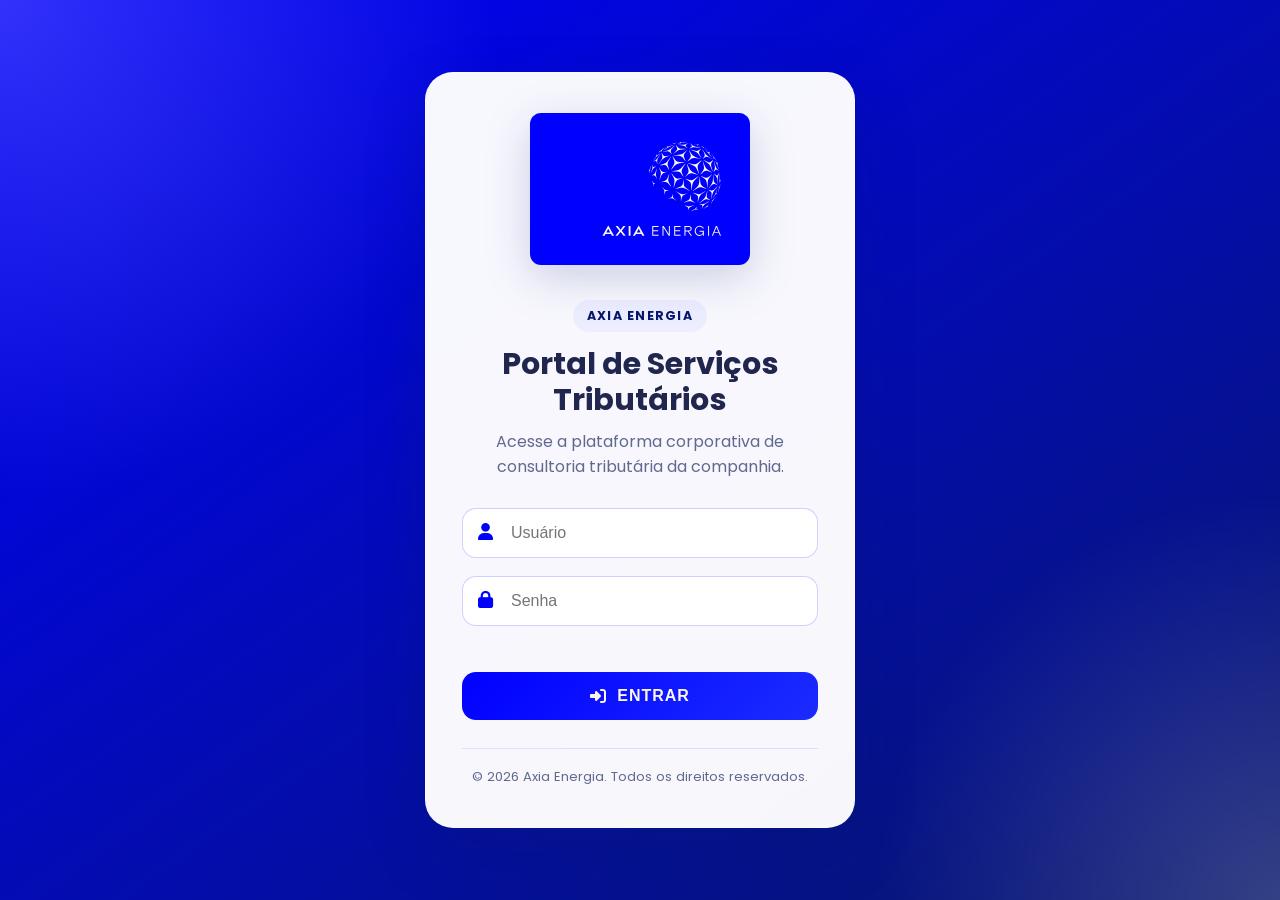
<file: portal/index.html>
<!DOCTYPE html>
<html lang="pt-BR">
  <head>
    <meta charset="UTF-8" />
    <meta name="viewport" content="width=device-width, initial-scale=1.0" />
    <title>Axia Energia | Portal Tributário</title>
    <link rel="stylesheet" href="styles.css" />
    <link
      rel="stylesheet"
      href="https://cdnjs.cloudflare.com/ajax/libs/font-awesome/6.5.1/css/all.min.css"
    />
    <link
      href="https://fonts.googleapis.com/css2?family=Poppins:wght@400;500;600;700&display=swap"
      rel="stylesheet"
    />
  </head>
  <body>
    <div class="login-container">
      <div class="logo">
        <img src="../assets/axia-energia.svg" alt="Logo Axia Energia" />
      </div>

      <div class="welcome-text">
        <span class="brand-tag">Axia Energia</span>
        <h1>Portal de Serviços Tributários</h1>
        <p>Acesse a plataforma corporativa de consultoria tributária da companhia.</p>
      </div>

      <form id="loginForm" onsubmit="fazerLogin(); return false;">
        <div class="input-field">
          <i class="fas fa-user"></i>
          <input
            type="text"
            id="username"
            placeholder="Usuário"
            required
            autocomplete="off"
          />
        </div>

        <div class="input-field">
          <i class="fas fa-lock"></i>
          <input type="password" id="password" placeholder="Senha" required />
        </div>

        <button type="submit" class="login-btn">
          <i class="fas fa-sign-in-alt"></i>
          <span>Entrar</span>
        </button>
      </form>

      <div class="footer">
        <p>© 2026 Axia Energia. Todos os direitos reservados.</p>
      </div>
    </div>

    <script src="js/login.js"></script>
  </body>
</html>
</file>
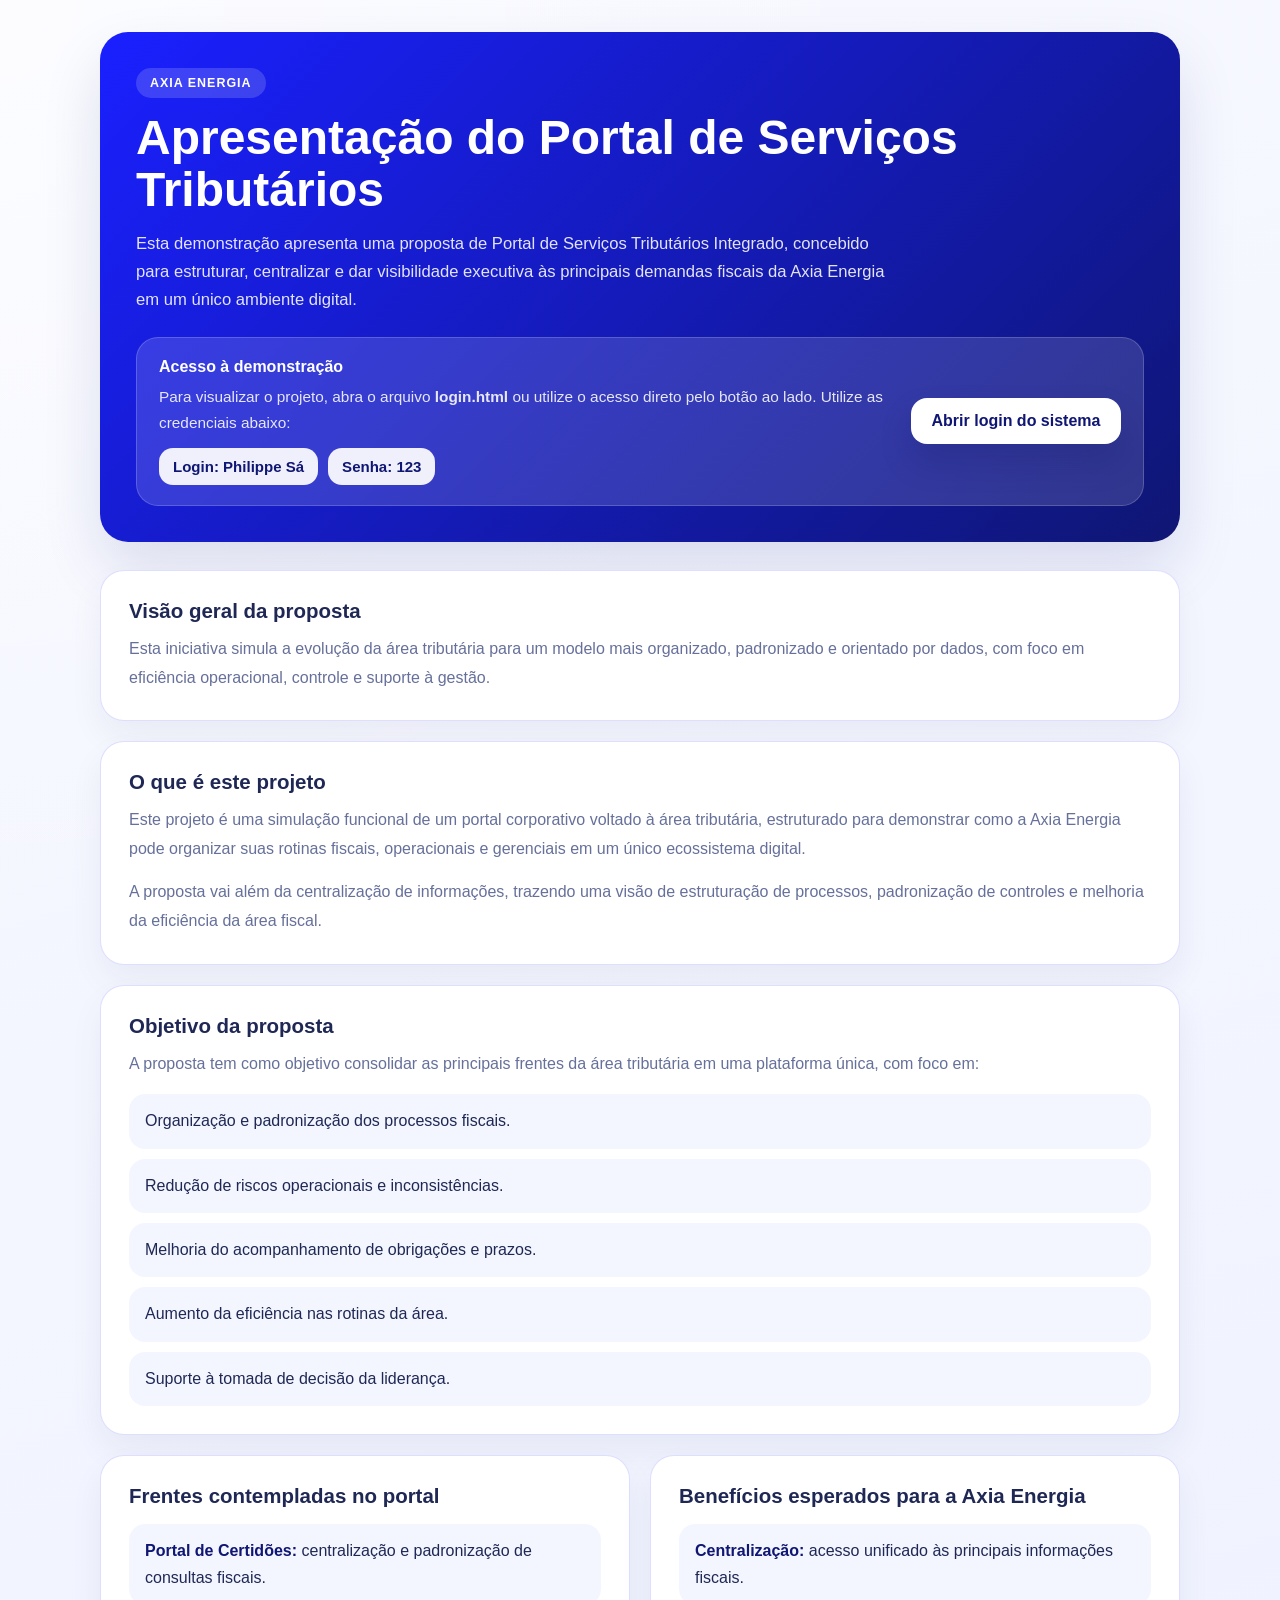
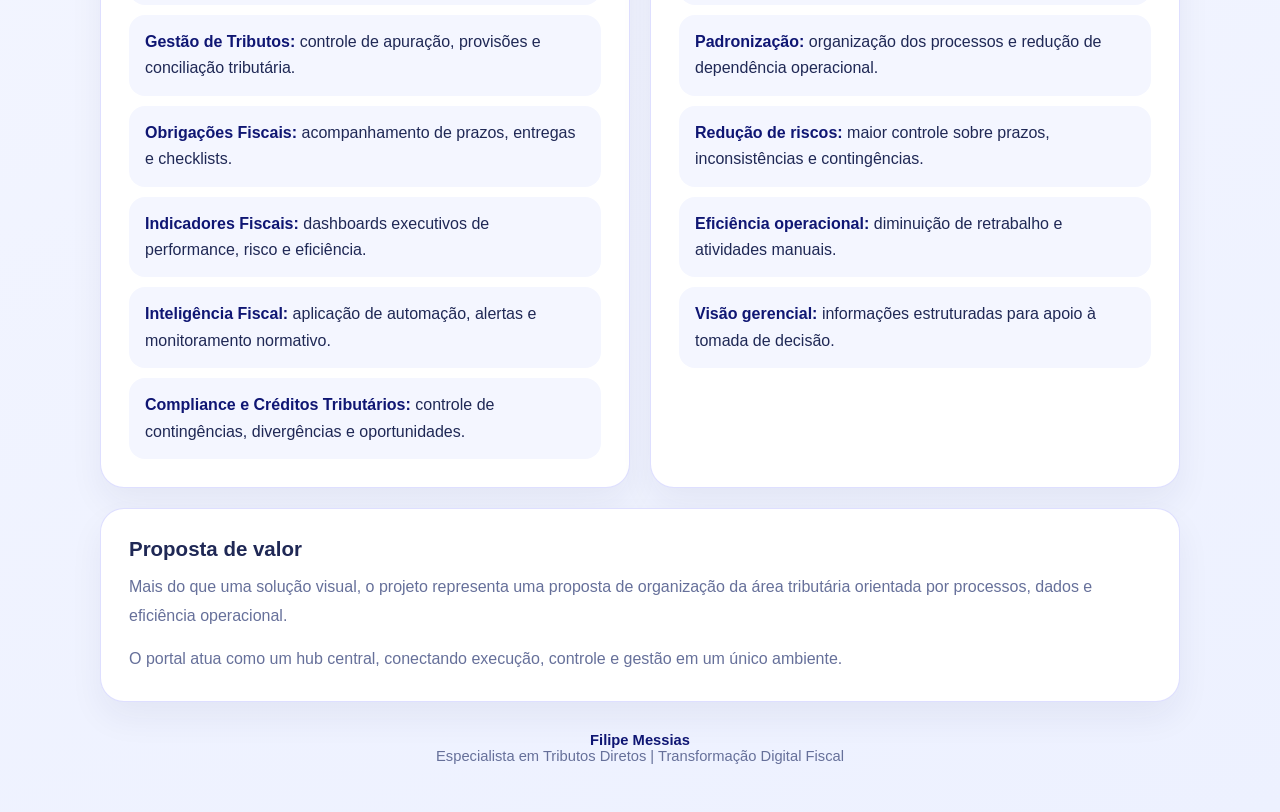
<file: apresentacao-gerente.html>
<!DOCTYPE html>
<html lang="pt-BR">
<head>
    <meta charset="UTF-8">
    <meta name="viewport" content="width=device-width, initial-scale=1.0">
    <title>Axia Energia | Apresentação do Portal de Serviços Tributários</title>
    <style>
        :root {
            --axia-blue: #1a20ff;
            --axia-blue-deep: #0f1673;
            --axia-blue-soft: #eef0ff;
            --axia-border: rgba(26, 32, 255, 0.14);
            --axia-text: #1f2855;
            --axia-muted: #66709a;
            --axia-white: #ffffff;
            --axia-bg: #f4f6ff;
            --axia-shadow: 0 28px 60px rgba(15, 22, 115, 0.12);
        }

        * {
            box-sizing: border-box;
            margin: 0;
            padding: 0;
        }

        body {
            font-family: "Poppins", "Segoe UI", sans-serif;
            background:
                radial-gradient(circle at top left, rgba(255, 255, 255, 0.55), transparent 34%),
                linear-gradient(160deg, #f8f9ff 0%, #edf1ff 100%);
            color: var(--axia-text);
            padding: 32px 20px 48px;
        }

        .page {
            max-width: 1080px;
            margin: 0 auto;
        }

        .hero {
            background: linear-gradient(135deg, var(--axia-blue) 0%, var(--axia-blue-deep) 100%);
            color: var(--axia-white);
            border-radius: 28px;
            padding: 36px;
            box-shadow: var(--axia-shadow);
        }

        .hero-tag {
            display: inline-block;
            margin-bottom: 14px;
            padding: 8px 14px;
            border-radius: 999px;
            background: rgba(255, 255, 255, 0.16);
            font-size: 0.78rem;
            font-weight: 700;
            letter-spacing: 0.08em;
            text-transform: uppercase;
        }

        .hero h1 {
            font-size: clamp(2rem, 4vw, 3rem);
            line-height: 1.08;
            margin-bottom: 14px;
        }

        .hero p {
            max-width: 760px;
            font-size: 1.04rem;
            line-height: 1.7;
            color: rgba(255, 255, 255, 0.88);
        }

        .access-card {
            margin-top: 22px;
            display: grid;
            grid-template-columns: 1.15fr auto;
            gap: 18px;
            align-items: center;
            padding: 20px 22px;
            border-radius: 22px;
            background: rgba(255, 255, 255, 0.14);
            border: 1px solid rgba(255, 255, 255, 0.18);
        }

        .access-card h2 {
            font-size: 1rem;
            margin-bottom: 8px;
        }

        .access-card p {
            font-size: 0.96rem;
            line-height: 1.7;
        }

        .credentials {
            display: flex;
            flex-wrap: wrap;
            gap: 10px;
            margin-top: 12px;
        }

        .credential-pill {
            padding: 10px 14px;
            border-radius: 14px;
            background: rgba(255, 255, 255, 0.92);
            color: var(--axia-blue-deep);
            font-size: 0.94rem;
            font-weight: 700;
        }

        .primary-link {
            display: inline-flex;
            align-items: center;
            justify-content: center;
            min-width: 210px;
            padding: 14px 20px;
            border-radius: 16px;
            background: var(--axia-white);
            color: var(--axia-blue-deep);
            text-decoration: none;
            font-weight: 700;
            box-shadow: 0 18px 32px rgba(10, 15, 90, 0.18);
        }

        .content {
            margin-top: 28px;
            display: grid;
            gap: 20px;
        }

        .section-card {
            background: var(--axia-white);
            border: 1px solid var(--axia-border);
            border-radius: 24px;
            padding: 28px;
            box-shadow: 0 16px 34px rgba(31, 40, 85, 0.06);
        }

        .section-card h3 {
            margin-bottom: 12px;
            font-size: 1.28rem;
        }

        .section-card p {
            color: var(--axia-muted);
            line-height: 1.8;
            font-size: 1rem;
        }

        .section-card p + p {
            margin-top: 14px;
        }

        .section-card ul {
            list-style: none;
            display: grid;
            gap: 10px;
            margin-top: 16px;
        }

        .section-card li {
            padding: 14px 16px;
            border-radius: 16px;
            background: var(--axia-bg);
            color: var(--axia-text);
            line-height: 1.65;
        }

        .section-card strong {
            color: var(--axia-blue-deep);
        }

        .grid {
            display: grid;
            grid-template-columns: repeat(2, minmax(0, 1fr));
            gap: 20px;
        }

        .footer-note {
            margin-top: 10px;
            font-size: 0.92rem;
            color: var(--axia-muted);
            text-align: center;
        }

        .footer-note strong {
            color: var(--axia-blue-deep);
        }

        @media (max-width: 860px) {
            .access-card,
            .grid {
                grid-template-columns: 1fr;
            }

            .primary-link {
                width: 100%;
            }
        }

        @media (max-width: 560px) {
            body {
                padding: 18px 14px 34px;
            }

            .hero,
            .section-card {
                padding: 22px;
            }
        }
    </style>
</head>
<body>
    <div class="page">
        <section class="hero">
            <span class="hero-tag">Axia Energia</span>
            <h1>Apresentação do Portal de Serviços Tributários</h1>
            <p>Esta demonstração apresenta uma proposta de Portal de Serviços Tributários Integrado, concebido para estruturar, centralizar e dar visibilidade executiva às principais demandas fiscais da Axia Energia em um único ambiente digital.</p>

            <div class="access-card">
                <div>
                    <h2>Acesso à demonstração</h2>
                    <p>Para visualizar o projeto, abra o arquivo <strong>login.html</strong> ou utilize o acesso direto pelo botão ao lado. Utilize as credenciais abaixo:</p>
                    <div class="credentials">
                        <span class="credential-pill">Login: Philippe Sá</span>
                        <span class="credential-pill">Senha: 123</span>
                    </div>
                </div>
                <a class="primary-link" href="login.html">Abrir login do sistema</a>
            </div>
        </section>

        <div class="content">
            <section class="section-card">
                <h3>Visão geral da proposta</h3>
                <p>Esta iniciativa simula a evolução da área tributária para um modelo mais organizado, padronizado e orientado por dados, com foco em eficiência operacional, controle e suporte à gestão.</p>
            </section>

            <section class="section-card">
                <h3>O que é este projeto</h3>
                <p>Este projeto é uma simulação funcional de um portal corporativo voltado à área tributária, estruturado para demonstrar como a Axia Energia pode organizar suas rotinas fiscais, operacionais e gerenciais em um único ecossistema digital.</p>
                <p>A proposta vai além da centralização de informações, trazendo uma visão de estruturação de processos, padronização de controles e melhoria da eficiência da área fiscal.</p>
            </section>

            <section class="section-card">
                <h3>Objetivo da proposta</h3>
                <p>A proposta tem como objetivo consolidar as principais frentes da área tributária em uma plataforma única, com foco em:</p>
                <ul>
                    <li>Organização e padronização dos processos fiscais.</li>
                    <li>Redução de riscos operacionais e inconsistências.</li>
                    <li>Melhoria do acompanhamento de obrigações e prazos.</li>
                    <li>Aumento da eficiência nas rotinas da área.</li>
                    <li>Suporte à tomada de decisão da liderança.</li>
                </ul>
            </section>

            <div class="grid">
                <section class="section-card">
                    <h3>Frentes contempladas no portal</h3>
                    <ul>
                        <li><strong>Portal de Certidões:</strong> centralização e padronização de consultas fiscais.</li>
                        <li><strong>Gestão de Tributos:</strong> controle de apuração, provisões e conciliação tributária.</li>
                        <li><strong>Obrigações Fiscais:</strong> acompanhamento de prazos, entregas e checklists.</li>
                        <li><strong>Indicadores Fiscais:</strong> dashboards executivos de performance, risco e eficiência.</li>
                        <li><strong>Inteligência Fiscal:</strong> aplicação de automação, alertas e monitoramento normativo.</li>
                        <li><strong>Compliance e Créditos Tributários:</strong> controle de contingências, divergências e oportunidades.</li>
                    </ul>
                </section>

                <section class="section-card">
                    <h3>Benefícios esperados para a Axia Energia</h3>
                    <ul>
                        <li><strong>Centralização:</strong> acesso unificado às principais informações fiscais.</li>
                        <li><strong>Padronização:</strong> organização dos processos e redução de dependência operacional.</li>
                        <li><strong>Redução de riscos:</strong> maior controle sobre prazos, inconsistências e contingências.</li>
                        <li><strong>Eficiência operacional:</strong> diminuição de retrabalho e atividades manuais.</li>
                        <li><strong>Visão gerencial:</strong> informações estruturadas para apoio à tomada de decisão.</li>
                    </ul>
                </section>
            </div>

            <section class="section-card">
                <h3>Proposta de valor</h3>
                <p>Mais do que uma solução visual, o projeto representa uma proposta de organização da área tributária orientada por processos, dados e eficiência operacional.</p>
                <p>O portal atua como um hub central, conectando execução, controle e gestão em um único ambiente.</p>
            </section>

            <p class="footer-note"><strong>Filipe Messias</strong><br>Especialista em Tributos Diretos | Transformação Digital Fiscal</p>
        </div>
    </div>
</body>
</html>
</file>
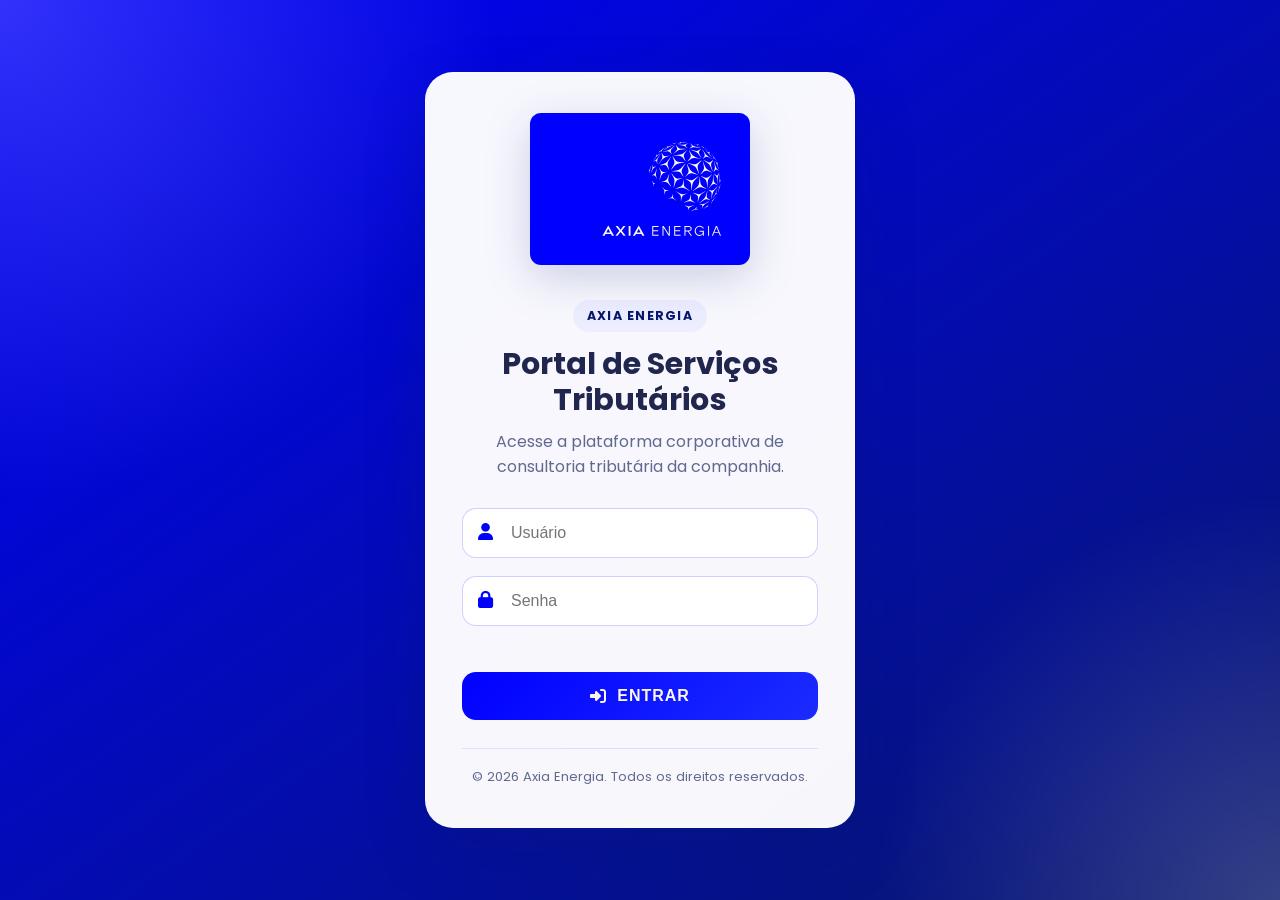
<file: login.html>
<!DOCTYPE html>
<html lang="pt-BR">
  <head>
    <meta charset="UTF-8" />
    <meta name="viewport" content="width=device-width, initial-scale=1.0" />
    <title>Axia Energia | Acesso ao Portal Tributário</title>
    <link rel="stylesheet" href="portal/styles.css" />
    <link
      rel="stylesheet"
      href="https://cdnjs.cloudflare.com/ajax/libs/font-awesome/6.5.1/css/all.min.css"
    />
    <link
      href="https://fonts.googleapis.com/css2?family=Poppins:wght@400;500;600;700&display=swap"
      rel="stylesheet"
    />
  </head>
  <body>
    <div class="login-container">
      <div class="logo">
        <img src="assets/axia-energia.svg" alt="Logo Axia Energia" />
      </div>

      <div class="welcome-text">
        <span class="brand-tag">Axia Energia</span>
        <h1>Portal de Serviços Tributários</h1>
        <p>Acesse a plataforma corporativa de consultoria tributária da companhia.</p>
      </div>

      <form id="loginForm" onsubmit="fazerLogin(); return false;">
        <div class="input-field">
          <i class="fas fa-user"></i>
          <input
            type="text"
            id="username"
            placeholder="Usuário"
            required
            autocomplete="off"
          />
        </div>

        <div class="input-field">
          <i class="fas fa-lock"></i>
          <input type="password" id="password" placeholder="Senha" required />
        </div>

        <button type="submit" class="login-btn">
          <i class="fas fa-sign-in-alt"></i>
          <span>Entrar</span>
        </button>
      </form>

      <div class="footer">
        <p>© 2026 Axia Energia. Todos os direitos reservados.</p>
      </div>
    </div>

    <script src="portal/js/login.js"></script>
  </body>
</html>
</file>
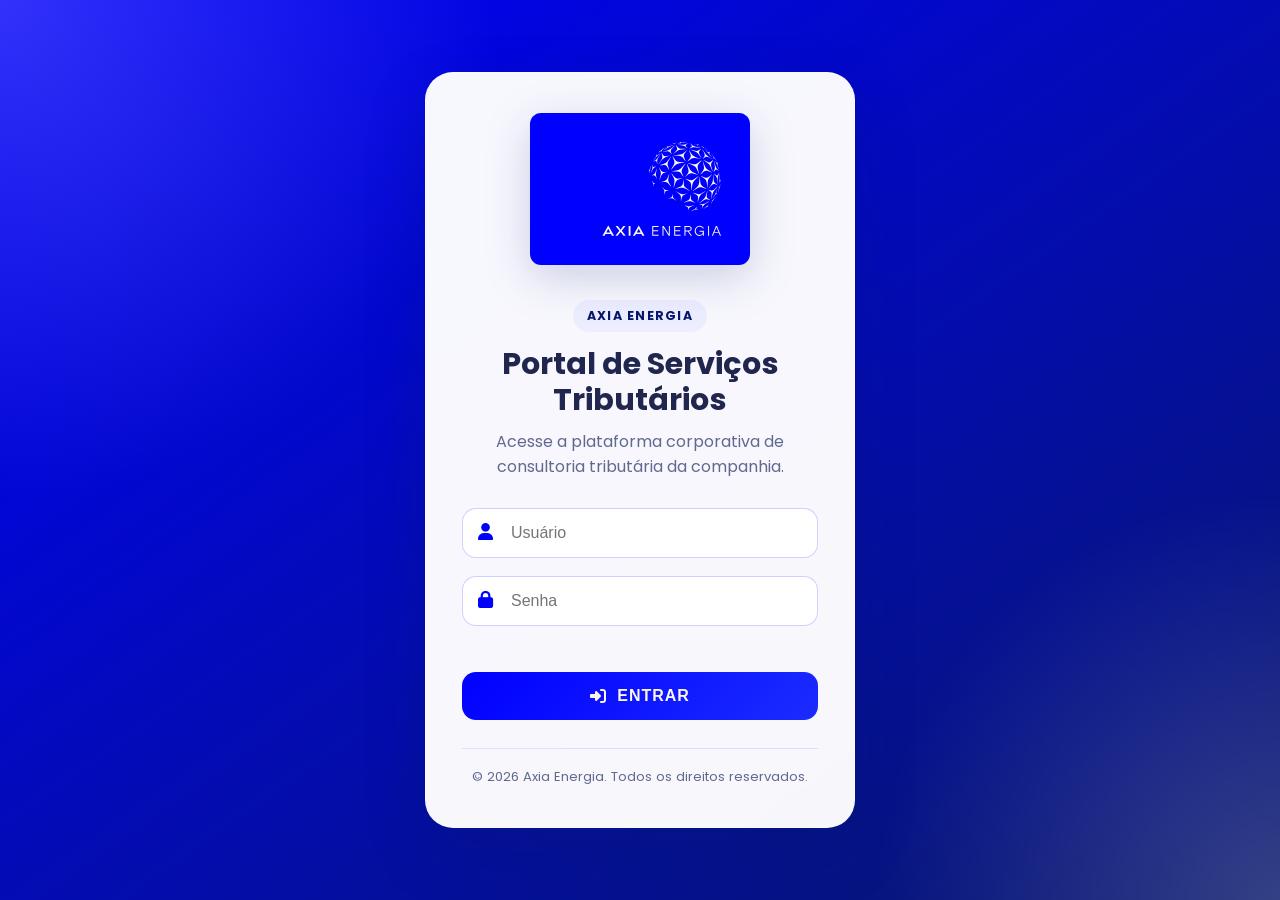
<file: dashboard-portal/dashboard-portal.html>
<!DOCTYPE html>
<html lang="pt-BR">
<head>
    <meta charset="UTF-8" />
    <meta name="viewport" content="width=device-width, initial-scale=1.0"/>
    <title>Axia Energia | Portal Tributário</title>
    <link rel="stylesheet" href="dashboard.css">
    <link rel="stylesheet" href="https://cdnjs.cloudflare.com/ajax/libs/font-awesome/6.5.1/css/all.min.css">
    <link href="https://fonts.googleapis.com/css2?family=Poppins:wght@400;500;600;700&display=swap" rel="stylesheet">
</head>
<body>
    <header class="header">
        <div class="top-bar">
            <div class="top-bar-left">
                <a href="dashboard-portal.html" class="brand-home" aria-label="Início | Axia Energia" title="Início">
                    <img src="../assets/axia-energia.svg" alt="Logo Axia Energia">
                    <div class="brand-copy">
                        <strong>Axia Energia</strong>
                        <span>Portal Tributário</span>
                    </div>
                </a>

                <nav class="header-menu">
                    <ul>
                        <li>
                            <a href="../portal-certidoes/portal-certidoes.html">
                                <i class="fas fa-certificate"></i>
                                Portal de Certidões
                            </a>
                        </li>
                        <li>
                            <a href="../portal-tributos/gestao-tributos.html">
                                <i class="fas fa-chart-line"></i>
                                Gestão de Tributos
                            </a>
                        </li>
                        <li>
                            <a href="../portal-obrigacoes/portal-obrigacoes.html">
                                <i class="fas fa-calendar-check"></i>
                                Obrigações Fiscais
                            </a>
                        </li>
                        <li>
                            <a href="../portal-indicadores/portal-indicadores.html">
                                <i class="fas fa-chart-pie"></i>
                                Indicadores Fiscais
                            </a>
                        </li>
                        <li>
                            <a href="../portal-inteligencia/portal-inteligencia.html">
                                <i class="fas fa-robot"></i>
                                Inteligência Fiscal
                            </a>
                        </li>
                        <li>
                            <a href="../portal-compliance/portal-compliance.html">
                                <i class="fas fa-shield-halved"></i>
                                Compliance Fiscal
                            </a>
                        </li>
                        <li>
                            <a href="../portal-creditos/portal-creditos.html">
                                <i class="fas fa-coins"></i>
                                Créditos Tributários
                            </a>
                        </li>
                    </ul>
                </nav>
            </div>

            <div class="user-area">
                <div class="user-info">
                    <i class="fas fa-user-circle"></i>
                    <span id="username-display">Usuário</span>
                </div>
                <button class="logout-btn" onclick="logout()" title="Sair">
                    <i class="fas fa-sign-out-alt"></i>
                </button>
            </div>
        </div>
    </header>

    <main class="container">
        <div class="welcome-section">
            <span class="section-tag">Axia Energia</span>
            <h1>Portal de Serviços Tributários</h1>
            <p>Centralize consultas fiscais, normas e obrigações em uma experiência alinhada à identidade da companhia.</p>
        </div>

        <div class="services-grid">
            <div class="service-card">
                <i class="fas fa-balance-scale"></i>
                <h3>Reforma Tributária</h3>
                <p>Acompanhamento das mudanças tributárias.</p>
                <a href="https://www.gov.br/fazenda/pt-br/acesso-a-informacao/acoes-e-programas/reforma-tributaria" target="_blank" class="service-btn">Acessar</a>
            </div>
            <div class="service-card">
                <i class="fas fa-gavel"></i>
                <h3>Normas</h3>
                <p>Consulta à legislação tributária.</p>
                <a href="http://normas.receita.fazenda.gov.br/sijut2consulta/consulta.action" target="_blank" class="service-btn">Acessar</a>
            </div>
            <div class="service-card">
                <i class="fas fa-landmark"></i>
                <h3>CARF - Acórdãos VER</h3>
                <p>Consulta aos acórdãos do projeto VER.</p>
                <a href="https://acordaos.economia.gov.br/solr/acordaos2/browse/" target="_blank" class="service-btn">Acessar</a>
            </div>
            <div class="service-card">
                <i class="fas fa-balance-scale-right"></i>
                <h3>CARF - Acórdãos</h3>
                <p>Base de jurisprudência do CARF.</p>
                <a href="http://idg.carf.fazenda.gov.br/jurisprudencia/acordaos-carf-2" target="_blank" class="service-btn">Acessar</a>
            </div>
            <div class="service-card">
                <i class="fas fa-newspaper"></i>
                <h3>Diário Oficial</h3>
                <p>Consulta ao Diário Oficial da União.</p>
                <a href="https://www.in.gov.br/leiturajornal" target="_blank" class="service-btn">Acessar</a>
            </div>
            <div class="service-card">
                <i class="fas fa-id-card"></i>
                <h3>Cartão CNPJ</h3>
                <p>Consulta e emissão de cartão CNPJ.</p>
                <a href="https://solucoes.receita.fazenda.gov.br/servicos/cnpjreva/cnpjreva_solicitacao.asp" target="_blank" class="service-btn">Acessar</a>
            </div>
            <div class="service-card">
                <i class="fas fa-search-dollar"></i>
                <h3>SINTEGRA</h3>
                <p>Consulta cadastral ao SINTEGRA.</p>
                <a href="http://www.sintegra.gov.br/" target="_blank" class="service-btn">Acessar</a>
            </div>
            <div class="service-card">
                <i class="fas fa-desktop"></i>
                <h3>Portal SPED</h3>
                <p>Sistema Público de Escrituração Digital.</p>
                <a href="http://sped.rfb.gov.br/" target="_blank" class="service-btn">Acessar</a>
            </div>
            <div class="service-card">
                <i class="fas fa-user-tie"></i>
                <h3>Consulta CRC</h3>
                <p>Verificação de registro profissional.</p>
                <a href="https://www3.cfc.org.br/SPW/ConsultaNacionalCFC/cfc/consultaprofissional" target="_blank" class="service-btn">Acessar</a>
            </div>
            <div class="service-card">
                <i class="fas fa-check-circle"></i>
                <h3>Consulta ECD</h3>
                <p>Verificação de escrituração contábil.</p>
                <a href="http://www.sped.fazenda.gov.br/appconsultasituacaocontabil/consultasituacao/cnpjano" target="_blank" class="service-btn">Acessar</a>
            </div>
            <div class="service-card">
                <i class="fas fa-calendar-alt"></i>
                <h3>Agenda Tributária</h3>
                <p>Calendário de obrigações fiscais.</p>
                <a href="https://www.gov.br/receitafederal/pt-br/assuntos/agenda-tributaria/2025/janeiro" target="_blank" class="service-btn">Acessar</a>
            </div>
            <div class="service-card">
                <i class="fas fa-file-signature"></i>
                <h3>Simples Nacional</h3>
                <p>Consulta ao Simples Nacional.</p>
                <a href="https://www8.receita.fazenda.gov.br/SimplesNacional/aplicacoes.aspx?id=21" target="_blank" class="service-btn">Acessar</a>
            </div>
        </div>
    </main>

    <script>
        window.onload = function () {
            if (localStorage.getItem('loggedIn') !== 'true') {
                window.location.href = '../login.html';
            }

            document.getElementById('username-display').textContent =
                localStorage.getItem('displayName') ||
                localStorage.getItem('username') ||
                'Usuário';
        };

        function logout() {
            localStorage.removeItem('loggedIn');
            localStorage.removeItem('username');
            localStorage.removeItem('displayName');
            window.location.href = '../login.html';
        }
    </script>
</body>
</html>
</file>
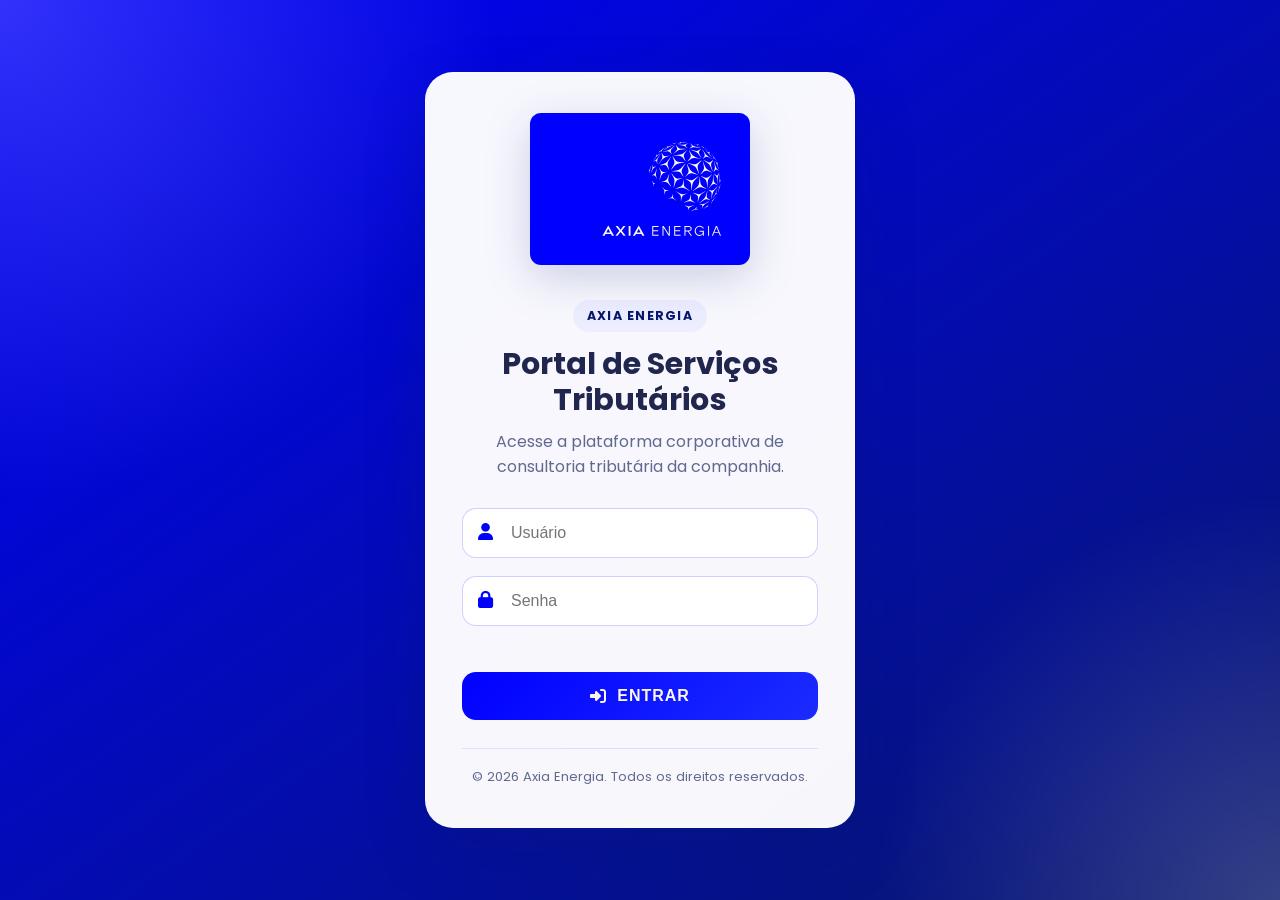
<file: portal-certidoes/portal-certidoes.html>
<!DOCTYPE html>
<html lang="pt-BR">
<head>
    <meta charset="UTF-8">
    <meta name="viewport" content="width=device-width, initial-scale=1.0">
    <title>Axia Energia | Portal de Certidões</title>
    <link rel="stylesheet" href="portal-certidoes.css">
    <link rel="stylesheet" href="https://cdnjs.cloudflare.com/ajax/libs/font-awesome/6.5.1/css/all.min.css">
    <link href="https://fonts.googleapis.com/css2?family=Poppins:wght@400;500;600;700&display=swap" rel="stylesheet">
</head>
<body>
    <header class="header">
        <div class="top-bar">
            <div class="top-bar-left">
                <a href="../dashboard-portal/dashboard-portal.html" class="brand-home" aria-label="Início | Axia Energia" title="Início">
                    <img src="../assets/axia-energia.svg" alt="Logo Axia Energia">
                    <div class="brand-copy">
                        <strong>Axia Energia</strong>
                        <span>Portal Tributário</span>
                    </div>
                </a>

                <nav class="header-menu">
                    <ul>
                        <li>
                            <span class="current">Portal de Certidões</span>
                        </li>
                        <li>
                            <a href="../portal-tributos/gestao-tributos.html">
                                <i class="fas fa-chart-line"></i>
                                Gestão de Tributos
                            </a>
                        </li>
                        <li>
                            <a href="../portal-obrigacoes/portal-obrigacoes.html">
                                <i class="fas fa-calendar-check"></i>
                                Obrigações Fiscais
                            </a>
                        </li>
                        <li>
                            <a href="../portal-indicadores/portal-indicadores.html">
                                <i class="fas fa-chart-pie"></i>
                                Indicadores Fiscais
                            </a>
                        </li>
                        <li>
                            <a href="../portal-inteligencia/portal-inteligencia.html">
                                <i class="fas fa-robot"></i>
                                Inteligência Fiscal
                            </a>
                        </li>
                        <li>
                            <a href="../portal-compliance/portal-compliance.html">
                                <i class="fas fa-shield-halved"></i>
                                Compliance Fiscal
                            </a>
                        </li>
                        <li>
                            <a href="../portal-creditos/portal-creditos.html">
                                <i class="fas fa-coins"></i>
                                Créditos Tributários
                            </a>
                        </li>
                    </ul>
                </nav>
            </div>

            <div class="user-area">
                <div class="user-info">
                    <i class="fas fa-user-circle"></i>
                    <span id="username-display">Usuário</span>
                </div>
                <button class="logout-btn" onclick="logout()" title="Sair">
                    <i class="fas fa-sign-out-alt"></i>
                </button>
            </div>
        </div>
    </header>

    <div class="main-container">
        <aside class="sidebar">
            <h1><i class="fas fa-certificate"></i> Certidões</h1>
            <div class="sidebar-content">
                <ul>
                    <li><a href="#" onclick="mostrarCertidoes('federal')"><i class="fas fa-landmark"></i> Federal</a></li>
                    <li><a href="#" onclick="mostrarCertidoes('estadual')"><i class="fas fa-building"></i> Estadual</a></li>
                    <li><a href="#" onclick="mostrarCertidoes('municipal')"><i class="fas fa-city"></i> Municipal</a></li>
                    <li><a href="#" onclick="mostrarCertidoes('trabalhista')"><i class="fas fa-briefcase"></i> Trabalhista</a></li>
                </ul>
            </div>
        </aside>

        <main class="content">
            <div class="welcome-section">
                <span class="section-tag">Axia Energia</span>
                <h1>Portal de Certidões</h1>
                <p>Selecione uma categoria para visualizar as certidões disponíveis para a operação tributária da companhia.</p>
            </div>

            <div id="certidoes-content"></div>
        </main>
    </div>

    <script>
        window.onload = function() {
            if (localStorage.getItem('loggedIn') !== 'true') {
                window.location.href = '../login.html';
            }

            document.getElementById('username-display').textContent =
                localStorage.getItem('displayName') ||
                localStorage.getItem('username') ||
                'Usuário';
        };

        function logout() {
            localStorage.removeItem('loggedIn');
            localStorage.removeItem('username');
            localStorage.removeItem('displayName');
            window.location.href = '../login.html';
        }
    </script>
    <script src="script_portal-certidoes.js"></script>
</body>
</html>
</file>
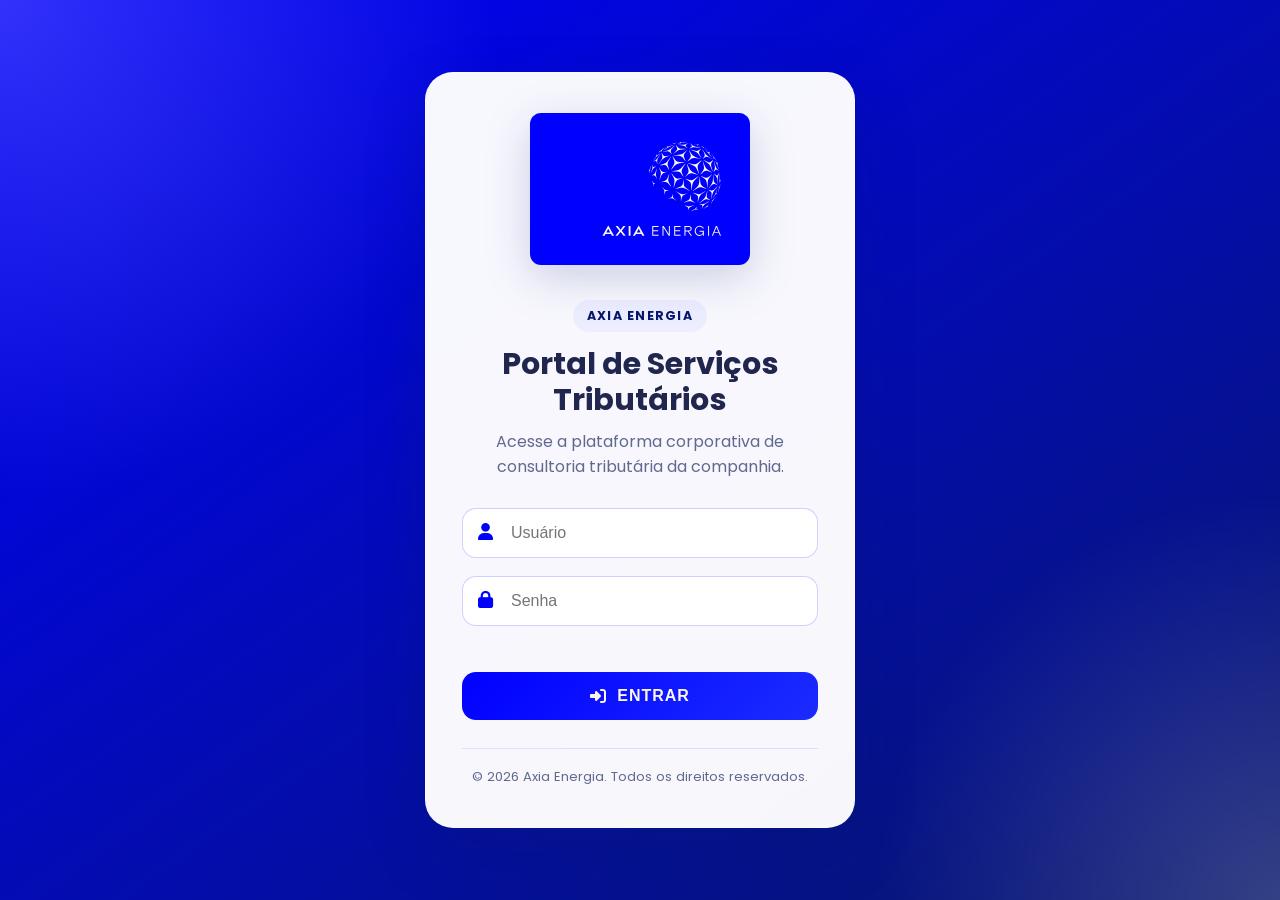
<file: portal-compliance/portal-compliance.html>
<!DOCTYPE html>
<html lang="pt-BR">
<head>
    <meta charset="UTF-8">
    <meta name="viewport" content="width=device-width, initial-scale=1.0">
    <title>Axia Energia | Compliance Fiscal</title>
    <link rel="stylesheet" href="portal-compliance.css">
    <link rel="stylesheet" href="https://cdnjs.cloudflare.com/ajax/libs/font-awesome/6.5.1/css/all.min.css">
    <link href="https://fonts.googleapis.com/css2?family=Poppins:wght@400;500;600;700&display=swap" rel="stylesheet">
</head>
<body>
    <header class="header">
        <div class="top-bar">
            <div class="top-bar-left">
                <a href="../dashboard-portal/dashboard-portal.html" class="brand-home" aria-label="Início | Axia Energia" title="Início">
                    <img src="../assets/axia-energia.svg" alt="Logo Axia Energia">
                    <div class="brand-copy">
                        <strong>Axia Energia</strong>
                        <span>Portal Tributário</span>
                    </div>
                </a>

                <nav class="header-menu">
                    <ul>
                        <li>
                            <a href="../portal-certidoes/portal-certidoes.html">
                                <i class="fas fa-certificate"></i>
                                Portal de Certidões
                            </a>
                        </li>
                        <li>
                            <a href="../portal-tributos/gestao-tributos.html">
                                <i class="fas fa-chart-line"></i>
                                Gestão de Tributos
                            </a>
                        </li>
                        <li>
                            <a href="../portal-obrigacoes/portal-obrigacoes.html">
                                <i class="fas fa-calendar-check"></i>
                                Obrigações Fiscais
                            </a>
                        </li>
                        <li>
                            <a href="../portal-indicadores/portal-indicadores.html">
                                <i class="fas fa-chart-pie"></i>
                                Indicadores Fiscais
                            </a>
                        </li>
                        <li>
                            <a href="../portal-inteligencia/portal-inteligencia.html">
                                <i class="fas fa-robot"></i>
                                Inteligência Fiscal
                            </a>
                        </li>
                        <li>
                            <span class="current">Compliance Fiscal</span>
                        </li>
                        <li>
                            <a href="../portal-creditos/portal-creditos.html">
                                <i class="fas fa-coins"></i>
                                Créditos Tributários
                            </a>
                        </li>
                    </ul>
                </nav>
            </div>

            <div class="user-area">
                <div class="user-info">
                    <i class="fas fa-user-circle"></i>
                    <span id="username-display">Usuário</span>
                </div>
                <button class="logout-btn" onclick="logout()" title="Sair">
                    <i class="fas fa-sign-out-alt"></i>
                </button>
            </div>
        </div>
    </header>

    <div class="main-container">
        <aside class="sidebar">
            <h1><i class="fas fa-shield-halved"></i> Compliance</h1>
            <div class="sidebar-content">
                <ul>
                    <li><a href="#" onclick="mostrarSecao('visao'); return false;"><i class="fas fa-chart-column"></i> Visão Executiva</a></li>
                    <li><a href="#" onclick="mostrarSecao('riscos'); return false;"><i class="fas fa-triangle-exclamation"></i> Mapa de Riscos</a></li>
                    <li><a href="#" onclick="mostrarSecao('fiscalizacoes'); return false;"><i class="fas fa-magnifying-glass-chart"></i> Fiscalizações</a></li>
                    <li><a href="#" onclick="mostrarSecao('contingencias'); return false;"><i class="fas fa-file-shield"></i> Contingências</a></li>
                    <li><a href="#" onclick="mostrarSecao('divergencias'); return false;"><i class="fas fa-code-compare"></i> Divergências</a></li>
                </ul>
            </div>
        </aside>

        <main class="content">
            <div class="welcome-section">
                <span class="section-tag">Axia Energia</span>
                <h1>Compliance Fiscal</h1>
                <p>Monitore exposição, histórico fiscal e planos de mitigação em uma visão executiva voltada à redução de risco regulatório.</p>
            </div>

            <div id="compliance-content" class="obrigacoes-content compliance-content"></div>
        </main>
    </div>

    <script>
        window.onload = function() {
            if (localStorage.getItem('loggedIn') !== 'true') {
                window.location.href = '../login.html';
            }

            document.getElementById('username-display').textContent =
                localStorage.getItem('displayName') ||
                localStorage.getItem('username') ||
                'Usuário';

            if (typeof inicializarPortalCompliance === 'function') {
                inicializarPortalCompliance();
            }
        };

        function logout() {
            localStorage.removeItem('loggedIn');
            localStorage.removeItem('username');
            localStorage.removeItem('displayName');
            window.location.href = '../login.html';
        }
    </script>
    <script src="script_portal-compliance.js"></script>
</body>
</html>
</file>
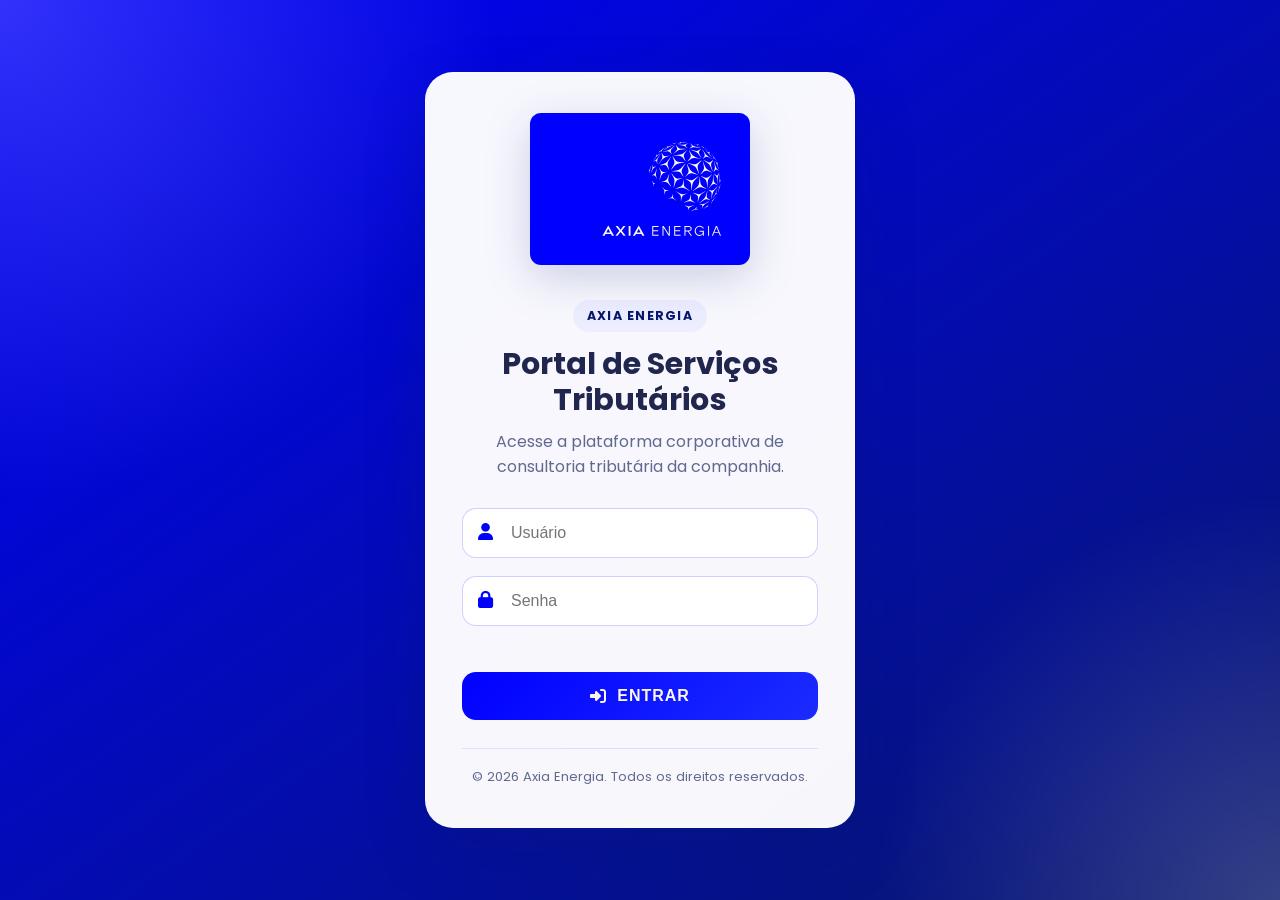
<file: portal-creditos/portal-creditos.html>
<!DOCTYPE html>
<html lang="pt-BR">
<head>
    <meta charset="UTF-8">
    <meta name="viewport" content="width=device-width, initial-scale=1.0">
    <title>Axia Energia | Créditos Tributários</title>
    <link rel="stylesheet" href="portal-creditos.css">
    <link rel="stylesheet" href="https://cdnjs.cloudflare.com/ajax/libs/font-awesome/6.5.1/css/all.min.css">
    <link href="https://fonts.googleapis.com/css2?family=Poppins:wght@400;500;600;700&display=swap" rel="stylesheet">
</head>
<body>
    <header class="header">
        <div class="top-bar">
            <div class="top-bar-left">
                <a href="../dashboard-portal/dashboard-portal.html" class="brand-home" aria-label="Início | Axia Energia" title="Início">
                    <img src="../assets/axia-energia.svg" alt="Logo Axia Energia">
                    <div class="brand-copy">
                        <strong>Axia Energia</strong>
                        <span>Portal Tributário</span>
                    </div>
                </a>

                <nav class="header-menu">
                    <ul>
                        <li>
                            <a href="../portal-certidoes/portal-certidoes.html">
                                <i class="fas fa-certificate"></i>
                                Portal de Certidões
                            </a>
                        </li>
                        <li>
                            <a href="../portal-tributos/gestao-tributos.html">
                                <i class="fas fa-chart-line"></i>
                                Gestão de Tributos
                            </a>
                        </li>
                        <li>
                            <a href="../portal-obrigacoes/portal-obrigacoes.html">
                                <i class="fas fa-calendar-check"></i>
                                Obrigações Fiscais
                            </a>
                        </li>
                        <li>
                            <a href="../portal-indicadores/portal-indicadores.html">
                                <i class="fas fa-chart-pie"></i>
                                Indicadores Fiscais
                            </a>
                        </li>
                        <li>
                            <a href="../portal-inteligencia/portal-inteligencia.html">
                                <i class="fas fa-robot"></i>
                                Inteligência Fiscal
                            </a>
                        </li>
                        <li>
                            <a href="../portal-compliance/portal-compliance.html">
                                <i class="fas fa-shield-halved"></i>
                                Compliance Fiscal
                            </a>
                        </li>
                        <li>
                            <span class="current">Créditos Tributários</span>
                        </li>
                    </ul>
                </nav>
            </div>

            <div class="user-area">
                <div class="user-info">
                    <i class="fas fa-user-circle"></i>
                    <span id="username-display">Usuário</span>
                </div>
                <button class="logout-btn" onclick="logout()" title="Sair">
                    <i class="fas fa-sign-out-alt"></i>
                </button>
            </div>
        </div>
    </header>

    <div class="main-container">
        <aside class="sidebar">
            <h1><i class="fas fa-coins"></i> Créditos</h1>
            <div class="sidebar-content">
                <ul>
                    <li><a href="#" onclick="mostrarSecao('visao'); return false;"><i class="fas fa-chart-column"></i> Visão Executiva</a></li>
                    <li><a href="#" onclick="mostrarSecao('carteira'); return false;"><i class="fas fa-wallet"></i> Carteira de Créditos</a></li>
                    <li><a href="#" onclick="mostrarSecao('perdcomp'); return false;"><i class="fas fa-file-invoice-dollar"></i> PER/DCOMP</a></li>
                    <li><a href="#" onclick="mostrarSecao('oportunidades'); return false;"><i class="fas fa-magnifying-glass-dollar"></i> Oportunidades</a></li>
                    <li><a href="#" onclick="mostrarSecao('historico'); return false;"><i class="fas fa-clock-rotate-left"></i> Histórico</a></li>
                </ul>
            </div>
        </aside>

        <main class="content">
            <div class="welcome-section">
                <span class="section-tag">Axia Energia</span>
                <h1>Créditos Tributários</h1>
                <p>Gerencie oportunidades, protocolos e conversão em caixa com visão executiva orientada à captura de valor tributário.</p>
            </div>

            <div id="creditos-content" class="obrigacoes-content creditos-content"></div>
        </main>
    </div>

    <script>
        window.onload = function() {
            if (localStorage.getItem('loggedIn') !== 'true') {
                window.location.href = '../login.html';
            }

            document.getElementById('username-display').textContent =
                localStorage.getItem('displayName') ||
                localStorage.getItem('username') ||
                'Usuário';

            if (typeof inicializarPortalCreditos === 'function') {
                inicializarPortalCreditos();
            }
        };

        function logout() {
            localStorage.removeItem('loggedIn');
            localStorage.removeItem('username');
            localStorage.removeItem('displayName');
            window.location.href = '../login.html';
        }
    </script>
    <script src="script_portal-creditos.js"></script>
</body>
</html>
</file>
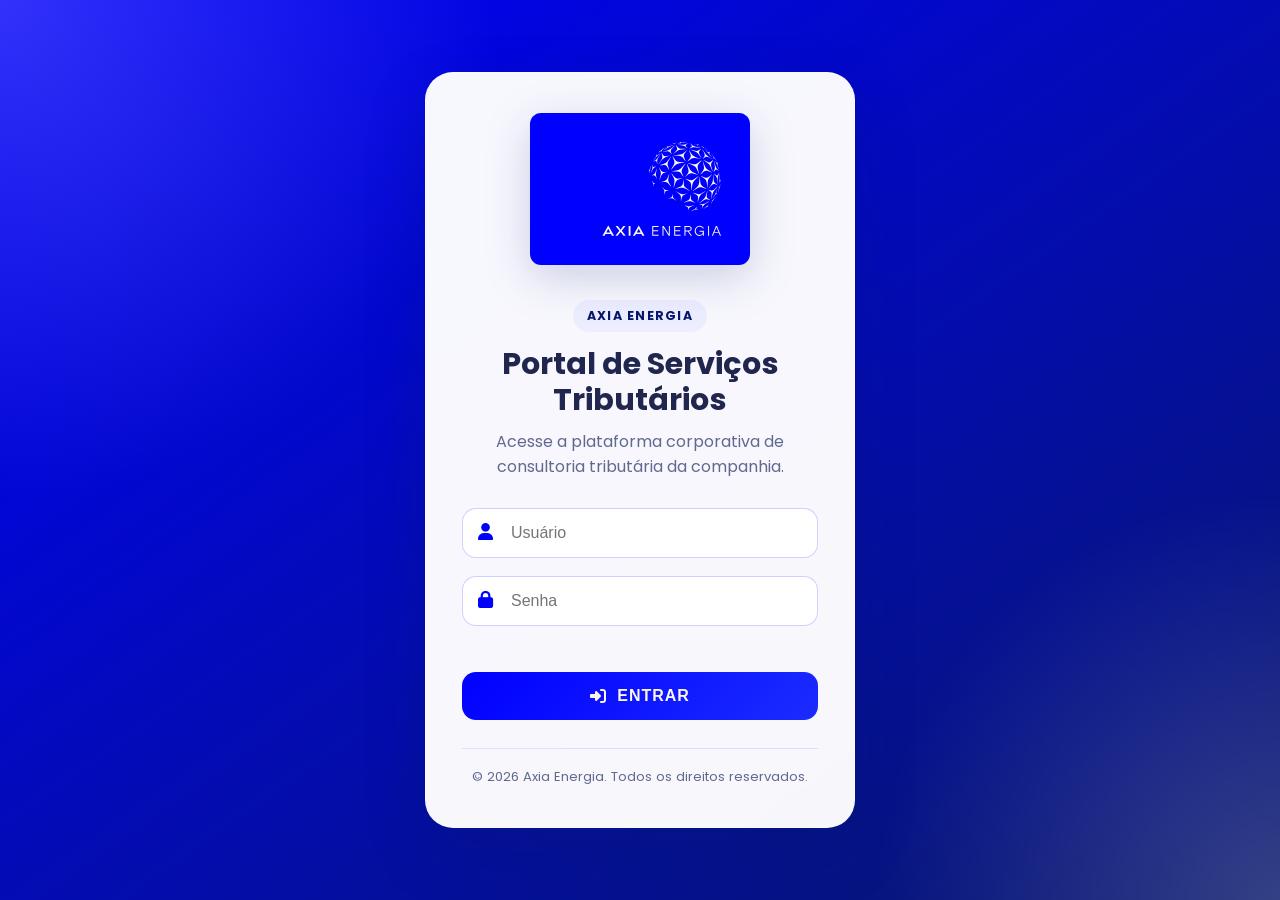
<file: portal-indicadores/portal-indicadores.html>
<!DOCTYPE html>
<html lang="pt-BR">
<head>
    <meta charset="UTF-8">
    <meta name="viewport" content="width=device-width, initial-scale=1.0">
    <title>Axia Energia | Indicadores Fiscais</title>
    <link rel="stylesheet" href="portal-indicadores.css">
    <link rel="stylesheet" href="https://cdnjs.cloudflare.com/ajax/libs/font-awesome/6.5.1/css/all.min.css">
    <link href="https://fonts.googleapis.com/css2?family=Poppins:wght@400;500;600;700&display=swap" rel="stylesheet">
</head>
<body>
    <header class="header">
        <div class="top-bar">
            <div class="top-bar-left">
                <a href="../dashboard-portal/dashboard-portal.html" class="brand-home" aria-label="Início | Axia Energia" title="Início">
                    <img src="../assets/axia-energia.svg" alt="Logo Axia Energia">
                    <div class="brand-copy">
                        <strong>Axia Energia</strong>
                        <span>Portal Tributário</span>
                    </div>
                </a>

                <nav class="header-menu">
                    <ul>
                        <li>
                            <a href="../portal-certidoes/portal-certidoes.html">
                                <i class="fas fa-certificate"></i>
                                Portal de Certidões
                            </a>
                        </li>
                        <li>
                            <a href="../portal-tributos/gestao-tributos.html">
                                <i class="fas fa-chart-line"></i>
                                Gestão de Tributos
                            </a>
                        </li>
                        <li>
                            <a href="../portal-obrigacoes/portal-obrigacoes.html">
                                <i class="fas fa-calendar-check"></i>
                                Obrigações Fiscais
                            </a>
                        </li>
                        <li>
                            <span class="current">Indicadores Fiscais</span>
                        </li>
                        <li>
                            <a href="../portal-inteligencia/portal-inteligencia.html">
                                <i class="fas fa-robot"></i>
                                Inteligência Fiscal
                            </a>
                        </li>
                        <li>
                            <a href="../portal-compliance/portal-compliance.html">
                                <i class="fas fa-shield-halved"></i>
                                Compliance Fiscal
                            </a>
                        </li>
                        <li>
                            <a href="../portal-creditos/portal-creditos.html">
                                <i class="fas fa-coins"></i>
                                Créditos Tributários
                            </a>
                        </li>
                    </ul>
                </nav>
            </div>

            <div class="user-area">
                <div class="user-info">
                    <i class="fas fa-user-circle"></i>
                    <span id="username-display">Usuário</span>
                </div>
                <button class="logout-btn" onclick="logout()" title="Sair">
                    <i class="fas fa-sign-out-alt"></i>
                </button>
            </div>
        </div>
    </header>

    <div class="main-container">
        <aside class="sidebar">
            <h1><i class="fas fa-chart-pie"></i> Indicadores</h1>
            <div class="sidebar-content">
                <ul>
                    <li><a href="#" onclick="mostrarSecao('visao'); return false;"><i class="fas fa-chart-column"></i> Visão Executiva</a></li>
                    <li><a href="#" onclick="mostrarSecao('taxrate'); return false;"><i class="fas fa-percent"></i> Tax Rate</a></li>
                    <li><a href="#" onclick="mostrarSecao('creditos'); return false;"><i class="fas fa-wallet"></i> Créditos Recuperados</a></li>
                    <li><a href="#" onclick="mostrarSecao('fechamento'); return false;"><i class="fas fa-clock"></i> Fechamento Fiscal</a></li>
                    <li><a href="#" onclick="mostrarSecao('riscos'); return false;"><i class="fas fa-triangle-exclamation"></i> Riscos e Ajustes</a></li>
                </ul>
            </div>
        </aside>

        <main class="content">
            <div class="welcome-section">
                <span class="section-tag">Axia Energia</span>
                <h1>Indicadores Fiscais</h1>
                <p>Consolide performance, exposição fiscal e captura de valor em uma visão executiva orientada à decisão.</p>
            </div>

            <div id="indicadores-content" class="obrigacoes-content indicadores-content"></div>
        </main>
    </div>

    <script>
        window.onload = function() {
            if (localStorage.getItem('loggedIn') !== 'true') {
                window.location.href = '../login.html';
            }

            document.getElementById('username-display').textContent =
                localStorage.getItem('displayName') ||
                localStorage.getItem('username') ||
                'Usuário';

            if (typeof inicializarPortalIndicadores === 'function') {
                inicializarPortalIndicadores();
            }
        };

        function logout() {
            localStorage.removeItem('loggedIn');
            localStorage.removeItem('username');
            localStorage.removeItem('displayName');
            window.location.href = '../login.html';
        }
    </script>
    <script src="script_portal-indicadores.js"></script>
</body>
</html>
</file>
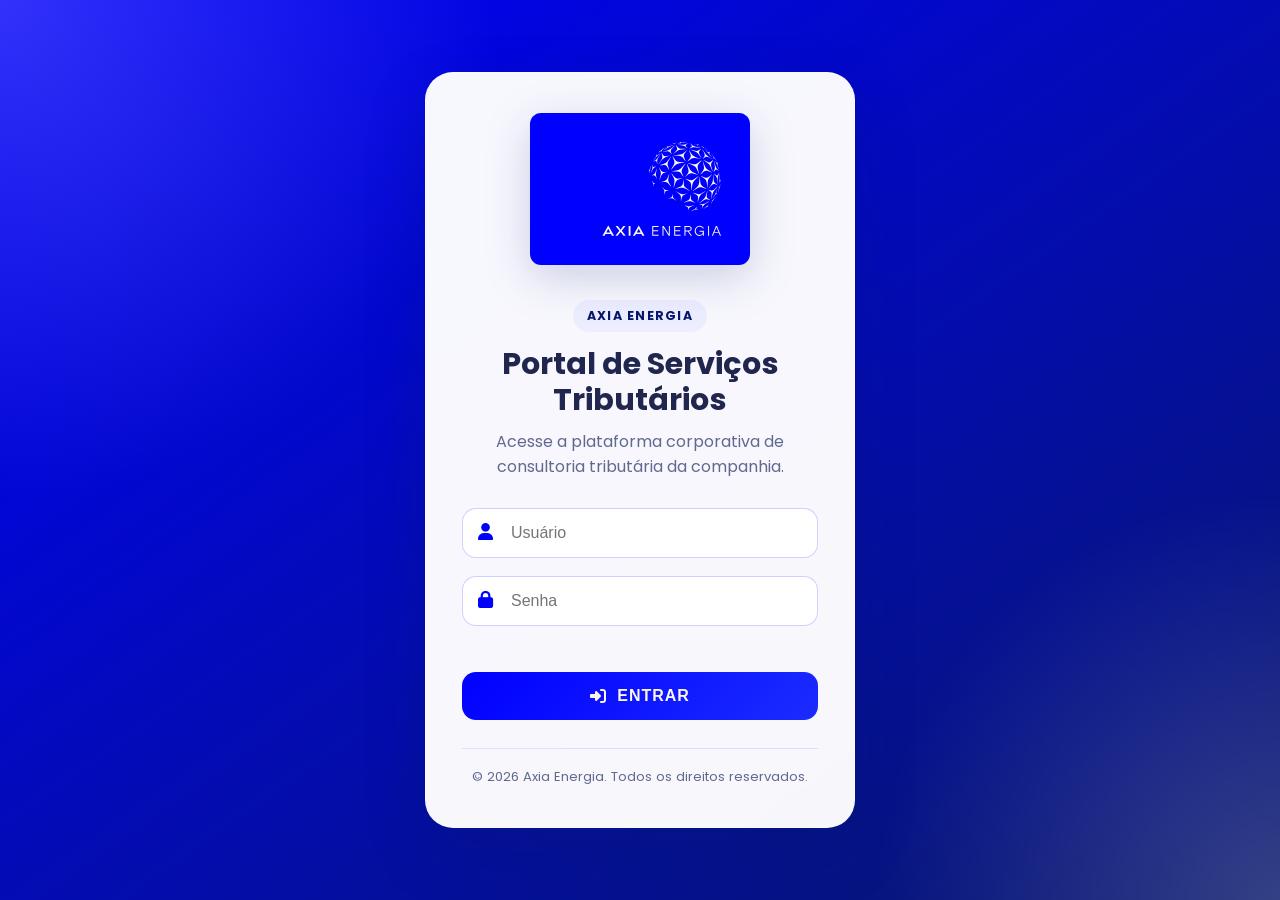
<file: portal-inteligencia/portal-inteligencia.html>
<!DOCTYPE html>
<html lang="pt-BR">
<head>
    <meta charset="UTF-8">
    <meta name="viewport" content="width=device-width, initial-scale=1.0">
    <title>Axia Energia | Inteligência Fiscal</title>
    <link rel="stylesheet" href="portal-inteligencia.css">
    <link rel="stylesheet" href="https://cdnjs.cloudflare.com/ajax/libs/font-awesome/6.5.1/css/all.min.css">
    <link href="https://fonts.googleapis.com/css2?family=Poppins:wght@400;500;600;700&display=swap" rel="stylesheet">
</head>
<body>
    <header class="header">
        <div class="top-bar">
            <div class="top-bar-left">
                <a href="../dashboard-portal/dashboard-portal.html" class="brand-home" aria-label="Início | Axia Energia" title="Início">
                    <img src="../assets/axia-energia.svg" alt="Logo Axia Energia">
                    <div class="brand-copy">
                        <strong>Axia Energia</strong>
                        <span>Portal Tributário</span>
                    </div>
                </a>

                <nav class="header-menu">
                    <ul>
                        <li>
                            <a href="../portal-certidoes/portal-certidoes.html">
                                <i class="fas fa-certificate"></i>
                                Portal de Certidões
                            </a>
                        </li>
                        <li>
                            <a href="../portal-tributos/gestao-tributos.html">
                                <i class="fas fa-chart-line"></i>
                                Gestão de Tributos
                            </a>
                        </li>
                        <li>
                            <a href="../portal-obrigacoes/portal-obrigacoes.html">
                                <i class="fas fa-calendar-check"></i>
                                Obrigações Fiscais
                            </a>
                        </li>
                        <li>
                            <a href="../portal-indicadores/portal-indicadores.html">
                                <i class="fas fa-chart-pie"></i>
                                Indicadores Fiscais
                            </a>
                        </li>
                        <li>
                            <span class="current">Inteligência Fiscal</span>
                        </li>
                        <li>
                            <a href="../portal-compliance/portal-compliance.html">
                                <i class="fas fa-shield-halved"></i>
                                Compliance Fiscal
                            </a>
                        </li>
                        <li>
                            <a href="../portal-creditos/portal-creditos.html">
                                <i class="fas fa-coins"></i>
                                Créditos Tributários
                            </a>
                        </li>
                    </ul>
                </nav>
            </div>

            <div class="user-area">
                <div class="user-info">
                    <i class="fas fa-user-circle"></i>
                    <span id="username-display">Usuário</span>
                </div>
                <button class="logout-btn" onclick="logout()" title="Sair">
                    <i class="fas fa-sign-out-alt"></i>
                </button>
            </div>
        </div>
    </header>

    <div class="main-container">
        <aside class="sidebar">
            <h1><i class="fas fa-robot"></i> Inteligência</h1>
            <div class="sidebar-content">
                <ul>
                    <li><a href="#" onclick="mostrarSecao('visao'); return false;"><i class="fas fa-chart-column"></i> Visão Executiva</a></li>
                    <li><a href="#" onclick="mostrarSecao('robos'); return false;"><i class="fas fa-robot"></i> Robôs Fiscais</a></li>
                    <li><a href="#" onclick="mostrarSecao('inconsistencias'); return false;"><i class="fas fa-circle-exclamation"></i> Alertas de Inconsistência</a></li>
                    <li><a href="#" onclick="mostrarSecao('leitura'); return false;"><i class="fas fa-file-lines"></i> Leitura SPED / ECF</a></li>
                    <li><a href="#" onclick="mostrarSecao('legislacao'); return false;"><i class="fas fa-scale-balanced"></i> Monitoramento Legal</a></li>
                </ul>
            </div>
        </aside>

        <main class="content">
            <div class="welcome-section">
                <span class="section-tag">Axia Energia</span>
                <h1>Inteligência Fiscal</h1>
                <p>Escalone a governança tributária com automação, leitura assistida e alertas preditivos para ampliar qualidade e velocidade.</p>
            </div>

            <div id="inteligencia-content" class="obrigacoes-content inteligencia-content"></div>
        </main>
    </div>

    <script>
        window.onload = function() {
            if (localStorage.getItem('loggedIn') !== 'true') {
                window.location.href = '../login.html';
            }

            document.getElementById('username-display').textContent =
                localStorage.getItem('displayName') ||
                localStorage.getItem('username') ||
                'Usuário';

            if (typeof inicializarPortalInteligencia === 'function') {
                inicializarPortalInteligencia();
            }
        };

        function logout() {
            localStorage.removeItem('loggedIn');
            localStorage.removeItem('username');
            localStorage.removeItem('displayName');
            window.location.href = '../login.html';
        }
    </script>
    <script src="script_portal-inteligencia.js"></script>
</body>
</html>
</file>
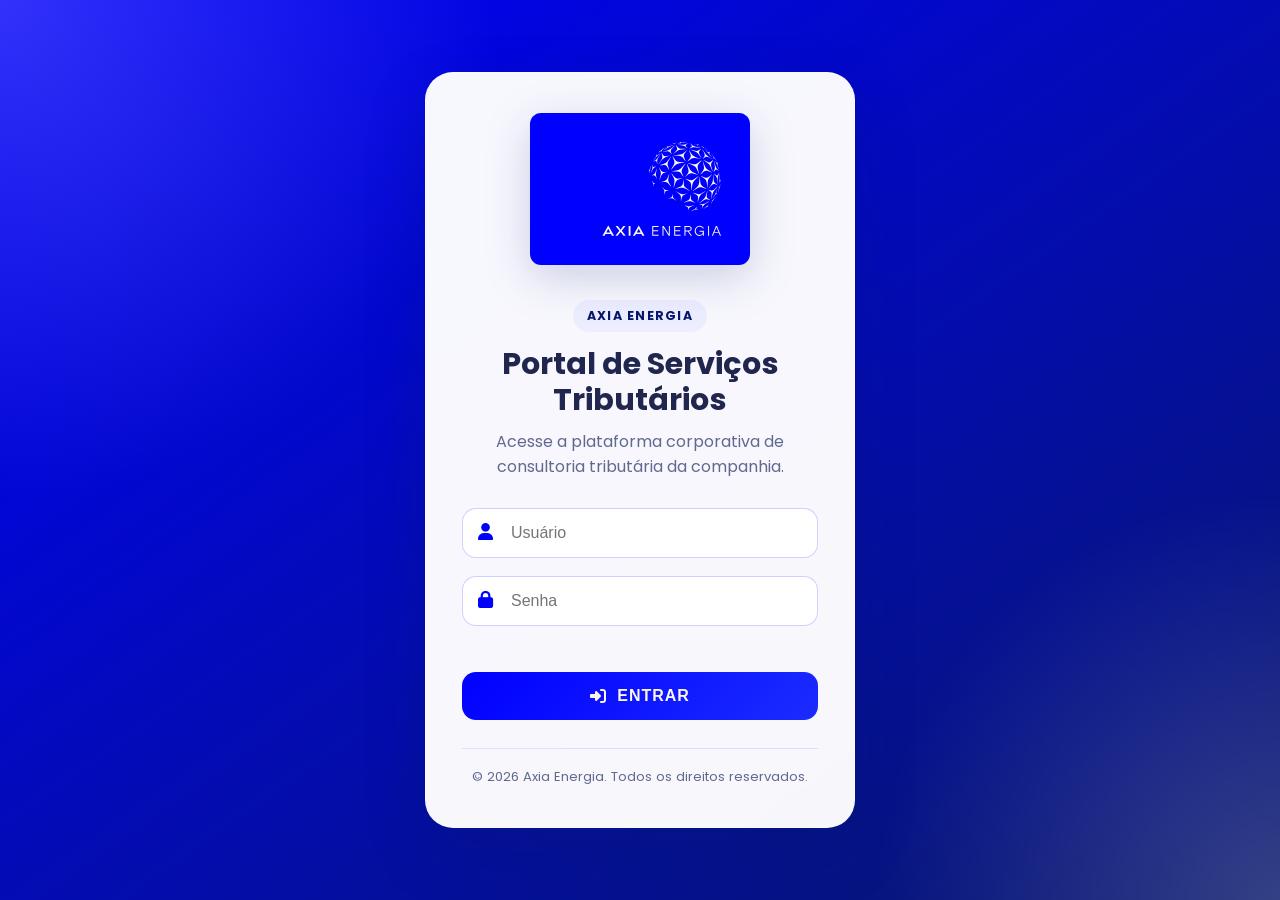
<file: portal-obrigacoes/portal-obrigacoes.html>
<!DOCTYPE html>
<html lang="pt-BR">
<head>
    <meta charset="UTF-8">
    <meta name="viewport" content="width=device-width, initial-scale=1.0">
    <title>Axia Energia | Obrigações Fiscais</title>
    <link rel="stylesheet" href="portal-obrigacoes.css">
    <link rel="stylesheet" href="https://cdnjs.cloudflare.com/ajax/libs/font-awesome/6.5.1/css/all.min.css">
    <link href="https://fonts.googleapis.com/css2?family=Poppins:wght@400;500;600;700&display=swap" rel="stylesheet">
</head>
<body>
    <header class="header">
        <div class="top-bar">
            <div class="top-bar-left">
                <a href="../dashboard-portal/dashboard-portal.html" class="brand-home" aria-label="Início | Axia Energia" title="Início">
                    <img src="../assets/axia-energia.svg" alt="Logo Axia Energia">
                    <div class="brand-copy">
                        <strong>Axia Energia</strong>
                        <span>Portal Tributário</span>
                    </div>
                </a>

                <nav class="header-menu">
                    <ul>
                        <li>
                            <a href="../portal-certidoes/portal-certidoes.html">
                                <i class="fas fa-certificate"></i>
                                Portal de Certidões
                            </a>
                        </li>
                        <li>
                            <a href="../portal-tributos/gestao-tributos.html">
                                <i class="fas fa-chart-line"></i>
                                Gestão de Tributos
                            </a>
                        </li>
                        <li>
                            <span class="current">Obrigações Fiscais</span>
                        </li>
                        <li>
                            <a href="../portal-indicadores/portal-indicadores.html">
                                <i class="fas fa-chart-pie"></i>
                                Indicadores Fiscais
                            </a>
                        </li>
                        <li>
                            <a href="../portal-inteligencia/portal-inteligencia.html">
                                <i class="fas fa-robot"></i>
                                Inteligência Fiscal
                            </a>
                        </li>
                        <li>
                            <a href="../portal-compliance/portal-compliance.html">
                                <i class="fas fa-shield-halved"></i>
                                Compliance Fiscal
                            </a>
                        </li>
                        <li>
                            <a href="../portal-creditos/portal-creditos.html">
                                <i class="fas fa-coins"></i>
                                Créditos Tributários
                            </a>
                        </li>
                    </ul>
                </nav>
            </div>

            <div class="user-area">
                <div class="user-info">
                    <i class="fas fa-user-circle"></i>
                    <span id="username-display">Usuário</span>
                </div>
                <button class="logout-btn" onclick="logout()" title="Sair">
                    <i class="fas fa-sign-out-alt"></i>
                </button>
            </div>
        </div>
    </header>

    <div class="main-container">
        <aside class="sidebar">
            <h1><i class="fas fa-calendar-check"></i> Obrigações</h1>
            <div class="sidebar-content">
                <ul>
                    <li><a href="#" onclick="mostrarSecao('visao'); return false;"><i class="fas fa-chart-pie"></i> Visão Executiva</a></li>
                    <li><a href="#" onclick="mostrarSecao('calendario'); return false;"><i class="fas fa-calendar-days"></i> Calendário</a></li>
                    <li><a href="#" onclick="mostrarSecao('entregas'); return false;"><i class="fas fa-file-circle-check"></i> Entregas Críticas</a></li>
                    <li><a href="#" onclick="mostrarSecao('checklists'); return false;"><i class="fas fa-list-check"></i> Checklists</a></li>
                    <li><a href="#" onclick="mostrarSecao('alertas'); return false;"><i class="fas fa-triangle-exclamation"></i> Alertas</a></li>
                </ul>
            </div>
        </aside>

        <main class="content">
            <div class="welcome-section">
                <span class="section-tag">Axia Energia</span>
                <h1>Obrigações Fiscais</h1>
                <p>Gerencie entregas regulatórias, prazos e evidências com visão executiva para gerente e supervisor fiscal.</p>
            </div>

            <div id="obrigacoes-content" class="obrigacoes-content"></div>
        </main>
    </div>

    <script>
        window.onload = function() {
            if (localStorage.getItem('loggedIn') !== 'true') {
                window.location.href = '../login.html';
            }

            document.getElementById('username-display').textContent =
                localStorage.getItem('displayName') ||
                localStorage.getItem('username') ||
                'Usuário';

            if (typeof inicializarPortalObrigacoes === 'function') {
                inicializarPortalObrigacoes();
            }
        };

        function logout() {
            localStorage.removeItem('loggedIn');
            localStorage.removeItem('username');
            localStorage.removeItem('displayName');
            window.location.href = '../login.html';
        }
    </script>
    <script src="script_portal-obrigacoes.js"></script>
</body>
</html>
</file>
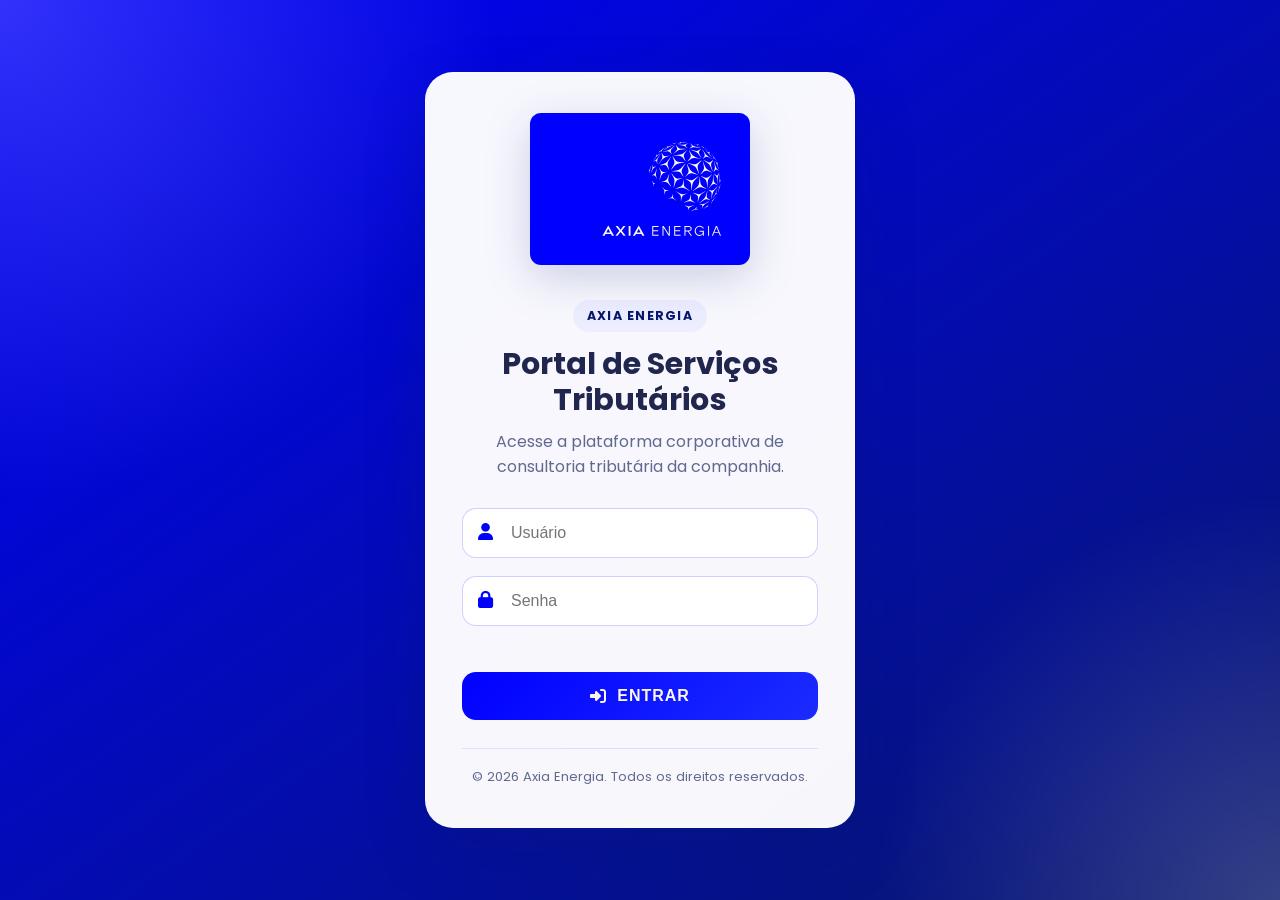
<file: portal-tributos/gestao-tributos.html>
<!DOCTYPE html>
<html lang="pt-BR">
<head>
    <meta charset="UTF-8">
    <meta name="viewport" content="width=device-width, initial-scale=1.0">
    <title>Axia Energia | Gestão de Tributos</title>
    <link rel="stylesheet" href="portal-tributos.css">
    <link rel="stylesheet" href="https://cdnjs.cloudflare.com/ajax/libs/font-awesome/6.5.1/css/all.min.css">
    <link href="https://fonts.googleapis.com/css2?family=Poppins:wght@400;500;600;700&display=swap" rel="stylesheet">
</head>
<body>
    <header class="header">
        <div class="top-bar">
            <div class="top-bar-left">
                <a href="../dashboard-portal/dashboard-portal.html" class="brand-home" aria-label="Início | Axia Energia" title="Início">
                    <img src="../assets/axia-energia.svg" alt="Logo Axia Energia">
                    <div class="brand-copy">
                        <strong>Axia Energia</strong>
                        <span>Portal Tributário</span>
                    </div>
                </a>

                <nav class="header-menu">
                    <ul>
                        <li>
                            <a href="../portal-certidoes/portal-certidoes.html">
                                <i class="fas fa-certificate"></i>
                                Portal de Certidões
                            </a>
                        </li>
                        <li>
                            <span class="current">Gestão de Tributos</span>
                        </li>
                        <li>
                            <a href="../portal-obrigacoes/portal-obrigacoes.html">
                                <i class="fas fa-calendar-check"></i>
                                Obrigações Fiscais
                            </a>
                        </li>
                        <li>
                            <a href="../portal-indicadores/portal-indicadores.html">
                                <i class="fas fa-chart-pie"></i>
                                Indicadores Fiscais
                            </a>
                        </li>
                        <li>
                            <a href="../portal-inteligencia/portal-inteligencia.html">
                                <i class="fas fa-robot"></i>
                                Inteligência Fiscal
                            </a>
                        </li>
                        <li>
                            <a href="../portal-compliance/portal-compliance.html">
                                <i class="fas fa-shield-halved"></i>
                                Compliance Fiscal
                            </a>
                        </li>
                        <li>
                            <a href="../portal-creditos/portal-creditos.html">
                                <i class="fas fa-coins"></i>
                                Créditos Tributários
                            </a>
                        </li>
                    </ul>
                </nav>
            </div>

            <div class="user-area">
                <div class="user-info">
                    <i class="fas fa-user-circle"></i>
                    <span id="username-display">Usuário</span>
                </div>
                <button class="logout-btn" onclick="logout()" title="Sair">
                    <i class="fas fa-sign-out-alt"></i>
                </button>
            </div>
        </div>
    </header>

    <div class="main-container">
        <aside class="sidebar">
            <h1><i class="fas fa-chart-line"></i> Tributos</h1>
            <div class="sidebar-content">
                <ul>
                    <li><a href="#" onclick="mostrarSecao('visao'); return false;"><i class="fas fa-chart-pie"></i> Visão Executiva</a></li>
                    <li><a href="#" onclick="mostrarSecao('diretos'); return false;"><i class="fas fa-scale-balanced"></i> IRPJ e CSLL</a></li>
                    <li><a href="#" onclick="mostrarSecao('contribuicoes'); return false;"><i class="fas fa-receipt"></i> PIS/COFINS</a></li>
                    <li><a href="#" onclick="mostrarSecao('provisoes'); return false;"><i class="fas fa-shield-halved"></i> Provisões</a></li>
                    <li><a href="#" onclick="mostrarSecao('conciliacao'); return false;"><i class="fas fa-arrows-rotate"></i> Conciliação</a></li>
                </ul>
            </div>
        </aside>

        <main class="content">
            <div class="welcome-section">
                <span class="section-tag">Axia Energia</span>
                <h1>Gestão de Tributos</h1>
                <p>Monitore apuração, provisões e conciliação tributária com leitura executiva para gerente e supervisor fiscal.</p>
            </div>

            <div id="tributos-content" class="tributos-content"></div>
        </main>
    </div>

    <script>
        window.onload = function() {
            if (localStorage.getItem('loggedIn') !== 'true') {
                window.location.href = '../login.html';
            }

            document.getElementById('username-display').textContent =
                localStorage.getItem('displayName') ||
                localStorage.getItem('username') ||
                'Usuário';

            if (typeof inicializarPortalTributos === 'function') {
                inicializarPortalTributos();
            }
        };

        function logout() {
            localStorage.removeItem('loggedIn');
            localStorage.removeItem('username');
            localStorage.removeItem('displayName');
            window.location.href = '../login.html';
        }
    </script>
    <script src="script_portal-tributos.js"></script>
</body>
</html>
</file>
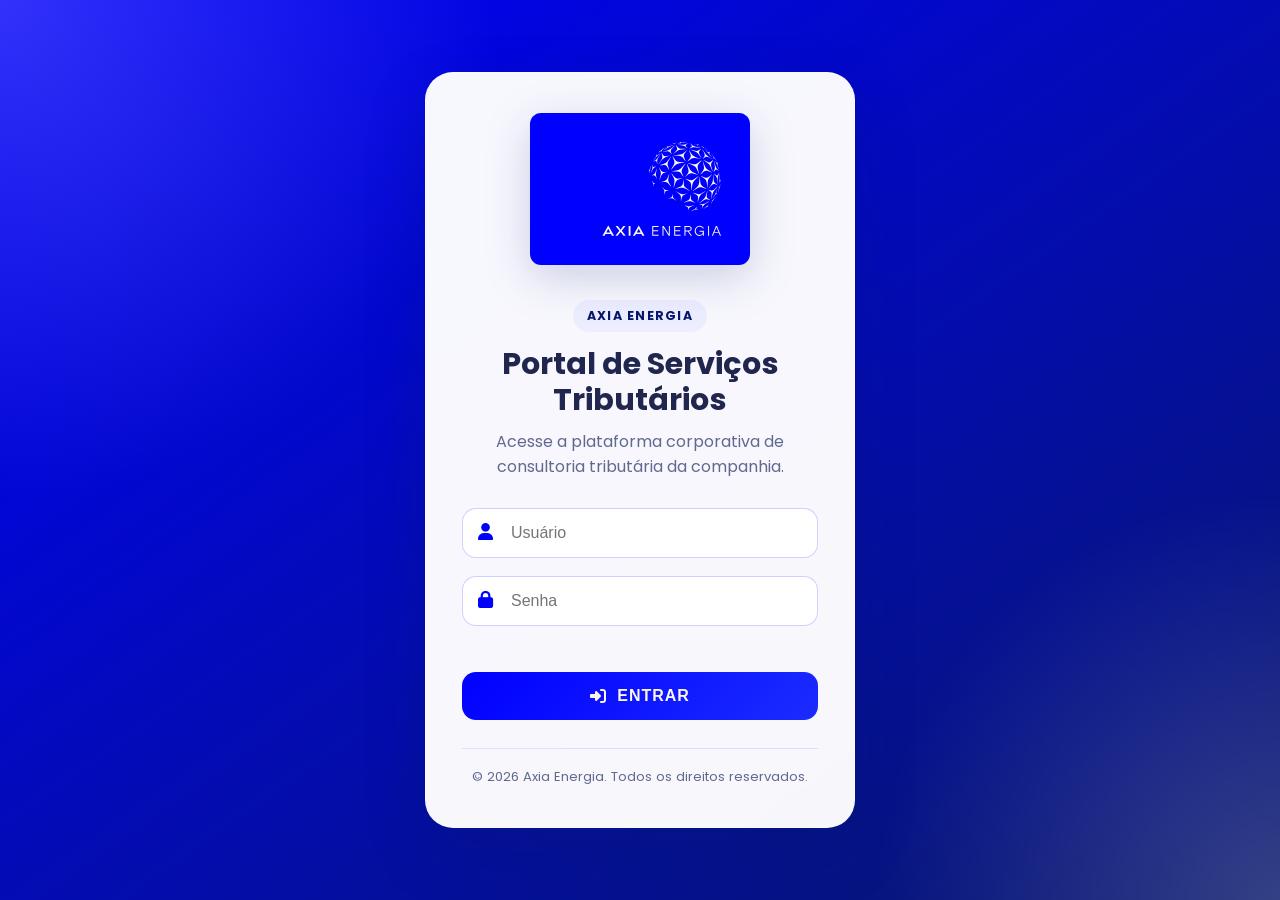
<file: portal-tributos/portal-tributos.html>
<!DOCTYPE html>
<html lang="pt-BR">
<head>
    <meta charset="UTF-8">
    <meta name="viewport" content="width=device-width, initial-scale=1.0">
    <title>Axia Energia | Gestão de Tributos</title>
    <link rel="stylesheet" href="portal-tributos.css">
    <link rel="stylesheet" href="https://cdnjs.cloudflare.com/ajax/libs/font-awesome/6.5.1/css/all.min.css">
    <link href="https://fonts.googleapis.com/css2?family=Poppins:wght@400;500;600;700&display=swap" rel="stylesheet">
</head>
<body>
    <header class="header">
        <div class="top-bar">
            <div class="top-bar-left">
                <a href="../dashboard-portal/dashboard-portal.html" class="brand-home" aria-label="Axia Energia">
                    <img src="../assets/axia-energia.svg" alt="Logo Axia Energia">
                    <div class="brand-copy">
                        <strong>Axia Energia</strong>
                        <span>Portal Tributário</span>
                    </div>
                </a>

                <nav class="header-menu">
                    <ul>
                        <li>
                            <a href="../dashboard-portal/dashboard-portal.html">
                                <i class="fas fa-home"></i>
                                Início
                            </a>
                        </li>
                        <li>
                            <a href="../portal-certidoes/portal-certidoes.html">
                                <i class="fas fa-certificate"></i>
                                Portal de Certidões
                            </a>
                        </li>
                        <li>
                            <a href="../portal-obrigacoes/portal-obrigacoes.html">
                                <i class="fas fa-calendar-check"></i>
                                Obrigações Fiscais
                            </a>
                        </li>
                        <li>
                            <a href="../portal-indicadores/portal-indicadores.html">
                                <i class="fas fa-chart-pie"></i>
                                Indicadores Fiscais
                            </a>
                        </li>
                        <li>
                            <a href="../portal-inteligencia/portal-inteligencia.html">
                                <i class="fas fa-robot"></i>
                                Inteligência Fiscal
                            </a>
                        </li>
                        <li>
                            <a href="../portal-compliance/portal-compliance.html">
                                <i class="fas fa-shield-halved"></i>
                                Compliance Fiscal
                            </a>
                        </li>
                        <li>
                            <a href="../portal-creditos/portal-creditos.html">
                                <i class="fas fa-coins"></i>
                                Créditos Tributários
                            </a>
                        </li>
                        <li>
                            <span class="current">Gestão de Tributos</span>
                        </li>
                    </ul>
                </nav>
            </div>

            <div class="user-area">
                <div class="user-info">
                    <i class="fas fa-user-circle"></i>
                    <span id="username-display">Usuário</span>
                </div>
                <button class="logout-btn" onclick="logout()" title="Sair">
                    <i class="fas fa-sign-out-alt"></i>
                </button>
            </div>
        </div>
    </header>

    <div class="main-container">
        <aside class="sidebar">
            <h1><i class="fas fa-chart-line"></i> Tributos</h1>
            <div class="sidebar-content">
                <ul>
                    <li><a href="#" onclick="mostrarSecao('visao'); return false;"><i class="fas fa-chart-pie"></i> Visão Executiva</a></li>
                    <li><a href="#" onclick="mostrarSecao('diretos'); return false;"><i class="fas fa-scale-balanced"></i> IRPJ e CSLL</a></li>
                    <li><a href="#" onclick="mostrarSecao('contribuicoes'); return false;"><i class="fas fa-receipt"></i> PIS/COFINS</a></li>
                    <li><a href="#" onclick="mostrarSecao('provisoes'); return false;"><i class="fas fa-shield-halved"></i> Provisões</a></li>
                    <li><a href="#" onclick="mostrarSecao('conciliacao'); return false;"><i class="fas fa-arrows-rotate"></i> Conciliação</a></li>
                </ul>
            </div>
        </aside>

        <main class="content">
            <div class="welcome-section">
                <img class="welcome-logo" src="../assets/axia-energia.svg" alt="Logo Axia Energia">
                <span class="section-tag">Axia Energia</span>
                <h1>Gestão de Tributos</h1>
                <p>Monitore apuração, provisões e conciliação tributária com leitura executiva para gerente e supervisor fiscal.</p>
            </div>

            <div id="tributos-content" class="tributos-content"></div>
        </main>
    </div>

    <script>
        window.onload = function() {
            if (localStorage.getItem('loggedIn') !== 'true') {
                window.location.href = '../portal/index.html';
            }

            document.getElementById('username-display').textContent =
                localStorage.getItem('displayName') ||
                localStorage.getItem('username') ||
                'Usuário';

            if (typeof inicializarPortalTributos === 'function') {
                inicializarPortalTributos();
            }
        };

        function logout() {
            localStorage.removeItem('loggedIn');
            localStorage.removeItem('username');
            localStorage.removeItem('displayName');
            window.location.href = '../portal/index.html';
        }
    </script>
    <script src="script_portal-tributos.js"></script>
</body>
</html>
</file>
<file: portal/styles.css>
:root {
    --axia-blue: #0000ff;
    --axia-blue-strong: #1b2cff;
    --axia-blue-deep: #071769;
    --axia-blue-soft: #ecedff;
    --axia-blue-border: rgba(0, 0, 255, 0.18);
    --axia-shadow: 0 24px 60px rgba(7, 23, 105, 0.24);
    --axia-cream: #faf5f0;
    --axia-white: #ffffff;
    --axia-text: #20264d;
    --axia-muted: #61698f;
}

* {
    margin: 0;
    padding: 0;
    box-sizing: border-box;
}

body {
    font-family: 'Poppins', sans-serif;
    min-height: 100vh;
    display: flex;
    justify-content: center;
    align-items: center;
    padding: 24px;
    background:
        radial-gradient(circle at top left, rgba(250, 245, 240, 0.2) 0, rgba(250, 245, 240, 0) 32%),
        radial-gradient(circle at bottom right, rgba(255, 255, 255, 0.18) 0, rgba(255, 255, 255, 0) 26%),
        linear-gradient(145deg, var(--axia-blue) 0%, var(--axia-blue-deep) 100%);
}

.login-container {
    width: 100%;
    max-width: 430px;
    padding: 40px 36px;
    text-align: center;
    border-radius: 28px;
    background: rgba(255, 255, 255, 0.97);
    border: 1px solid rgba(255, 255, 255, 0.34);
    box-shadow: var(--axia-shadow);
    backdrop-filter: blur(18px);
}

.logo {
    margin-bottom: 28px;
}

.logo img {
    width: min(220px, 100%);
    height: auto;
    filter: drop-shadow(0 12px 22px rgba(7, 23, 105, 0.18));
}

.welcome-text {
    margin-bottom: 28px;
}

.brand-tag {
    display: inline-flex;
    align-items: center;
    justify-content: center;
    margin-bottom: 14px;
    padding: 7px 14px;
    border-radius: 999px;
    background: var(--axia-blue-soft);
    color: var(--axia-blue-deep);
    font-size: 0.78rem;
    font-weight: 700;
    letter-spacing: 0.1em;
    text-transform: uppercase;
}

.welcome-text h1 {
    color: var(--axia-text);
    font-size: 1.9rem;
    line-height: 1.2;
    margin-bottom: 10px;
    font-weight: 700;
}

.welcome-text p {
    color: var(--axia-muted);
    font-size: 1rem;
    line-height: 1.6;
}

.input-field {
    position: relative;
    margin: 18px 0;
}

.input-field i {
    position: absolute;
    left: 16px;
    top: 50%;
    transform: translateY(-50%);
    color: var(--axia-blue);
    font-size: 1.08rem;
    transition: color 0.25s ease;
}

.input-field input {
    width: 100%;
    padding: 15px 16px 15px 48px;
    border: 1px solid var(--axia-blue-border);
    border-radius: 14px;
    font-size: 1rem;
    color: var(--axia-text);
    background: var(--axia-white);
    transition: border-color 0.25s ease, box-shadow 0.25s ease, transform 0.25s ease;
}

.input-field input:focus {
    outline: none;
    border-color: var(--axia-blue);
    box-shadow: 0 0 0 4px rgba(0, 0, 255, 0.08);
    transform: translateY(-1px);
}

.input-field input.error {
    border-color: #d62839;
    animation: shake 0.5s linear;
}

.input-field input.error + i {
    color: #d62839;
}

@keyframes shake {
    0%, 100% { transform: translateX(0); }
    25% { transform: translateX(-5px); }
    75% { transform: translateX(5px); }
}

.login-btn {
    width: 100%;
    margin-top: 28px;
    padding: 15px;
    border: none;
    border-radius: 14px;
    display: inline-flex;
    align-items: center;
    justify-content: center;
    gap: 10px;
    background: linear-gradient(135deg, var(--axia-blue) 0%, var(--axia-blue-strong) 100%);
    color: var(--axia-cream);
    font-size: 1rem;
    font-weight: 700;
    letter-spacing: 0.06em;
    text-transform: uppercase;
    cursor: pointer;
    transition: transform 0.25s ease, box-shadow 0.25s ease, filter 0.25s ease;
}

.login-btn:hover {
    transform: translateY(-2px);
    box-shadow: 0 18px 34px rgba(0, 0, 255, 0.24);
    filter: brightness(1.03);
}

.login-btn:active {
    transform: translateY(0);
}

.footer {
    margin-top: 28px;
    padding-top: 18px;
    border-top: 1px solid rgba(0, 0, 255, 0.1);
}

.footer p {
    color: var(--axia-muted);
    font-size: 0.82rem;
}

@media (max-width: 480px) {
    body {
        padding: 16px;
    }

    .login-container {
        padding: 34px 22px;
        border-radius: 22px;
    }

    .welcome-text h1 {
        font-size: 1.65rem;
    }

    .welcome-text p {
        font-size: 0.95rem;
    }
}
</file>
<file: dashboard-portal/dashboard.css>
:root {
    --axia-blue: #0000ff;
    --axia-blue-strong: #1b2cff;
    --axia-blue-deep: #071769;
    --axia-blue-soft: #edf0ff;
    --axia-border: rgba(0, 0, 255, 0.14);
    --axia-shadow: 0 18px 36px rgba(7, 23, 105, 0.12);
    --axia-white: #ffffff;
    --axia-cream: #faf5f0;
    --axia-text: #1f2550;
    --axia-muted: #61698f;
}

* {
    margin: 0;
    padding: 0;
    box-sizing: border-box;
}

body {
    font-family: 'Poppins', sans-serif;
    min-height: 100vh;
    color: var(--axia-text);
    background:
        radial-gradient(circle at top left, rgba(0, 0, 255, 0.08) 0, rgba(0, 0, 255, 0) 24%),
        linear-gradient(180deg, #f9faff 0%, #eef2ff 100%);
}

.header {
    position: sticky;
    top: 0;
    z-index: 1000;
    background: rgba(255, 255, 255, 0.94);
    border-bottom: 1px solid rgba(0, 0, 255, 0.08);
    backdrop-filter: blur(18px);
}

.top-bar {
    max-width: 1800px;
    margin: 0 auto;
    padding: 10px 20px;
    display: flex;
    align-items: center;
    justify-content: space-between;
    gap: 14px;
}

.top-bar-left {
    min-width: 0;
    flex: 1;
    display: flex;
    align-items: center;
    gap: 16px;
}

.brand-home {
    display: inline-flex;
    align-items: center;
    gap: 12px;
    text-decoration: none;
    color: inherit;
    flex-shrink: 0;
}

.brand-home img {
    width: 52px;
    height: auto;
    display: block;
    filter: drop-shadow(0 10px 16px rgba(7, 23, 105, 0.12));
}

.brand-copy {
    display: flex;
    flex-direction: column;
    gap: 2px;
}

.brand-copy strong {
    font-size: 0.94rem;
    line-height: 1.1;
}

.brand-copy span {
    color: var(--axia-muted);
    font-size: 0.78rem;
}

.header-menu {
    flex: 1;
    min-width: 0;
}

.header-menu ul {
    display: flex;
    align-items: center;
    gap: 8px;
    list-style: none;
    flex-wrap: nowrap;
    overflow-x: auto;
    scrollbar-width: none;
}

.header-menu ul::-webkit-scrollbar {
    display: none;
}

.header-menu a {
    display: inline-flex;
    align-items: center;
    gap: 8px;
    padding: 8px 12px;
    border-radius: 999px;
    color: var(--axia-blue-deep);
    text-decoration: none;
    font-weight: 600;
    font-size: 0.92rem;
    line-height: 1.2;
    white-space: nowrap;
    min-height: 34px;
    transition: background-color 0.25s ease, color 0.25s ease, transform 0.25s ease;
}

.header-menu a:hover,
.header-menu a.active {
    background: var(--axia-blue-soft);
    color: var(--axia-blue);
    transform: translateY(-1px);
}

.user-area {
    display: inline-flex;
    align-items: center;
    gap: 10px;
    padding: 6px 10px;
    border-radius: 999px;
    background: var(--axia-white);
    border: 1px solid var(--axia-border);
    box-shadow: 0 8px 20px rgba(7, 23, 105, 0.06);
}

.user-info {
    display: inline-flex;
    align-items: center;
    gap: 7px;
    color: var(--axia-blue-deep);
    font-weight: 600;
    font-size: 0.92rem;
}

.user-info i {
    color: var(--axia-blue);
    font-size: 1rem;
}

.logout-btn {
    width: 34px;
    height: 34px;
    border: none;
    border-radius: 50%;
    display: inline-flex;
    align-items: center;
    justify-content: center;
    background: var(--axia-blue-soft);
    color: var(--axia-blue);
    cursor: pointer;
    transition: transform 0.25s ease, background-color 0.25s ease, color 0.25s ease;
}

.logout-btn:hover {
    transform: translateY(-1px);
    background: #ffe8ea;
    color: #cf2034;
}

.container {
    max-width: 1800px;
    margin: 0 auto;
    padding: 28px 24px 36px;
}

.welcome-section {
    margin-bottom: 24px;
    padding: 30px 32px;
    border-radius: 28px;
    color: var(--axia-cream);
    background:
        radial-gradient(circle at top right, rgba(250, 245, 240, 0.18) 0, rgba(250, 245, 240, 0) 30%),
        linear-gradient(135deg, var(--axia-blue-deep) 0%, var(--axia-blue) 60%, var(--axia-blue-strong) 100%);
    box-shadow: 0 22px 44px rgba(7, 23, 105, 0.18);
}

.section-tag {
    display: inline-flex;
    margin-bottom: 12px;
    padding: 7px 14px;
    border-radius: 999px;
    background: rgba(250, 245, 240, 0.14);
    border: 1px solid rgba(250, 245, 240, 0.18);
    font-size: 0.78rem;
    font-weight: 700;
    letter-spacing: 0.08em;
    text-transform: uppercase;
}

.welcome-section h1 {
    max-width: 800px;
    margin-bottom: 10px;
    font-size: clamp(1.8rem, 2.5vw, 2.5rem);
    line-height: 1.1;
}

.welcome-section p {
    max-width: 720px;
    color: rgba(250, 245, 240, 0.88);
    line-height: 1.7;
}

.services-grid {
    display: grid;
    grid-template-columns: repeat(4, minmax(0, 1fr));
    gap: 22px;
}

.service-card {
    min-height: 208px;
    padding: 24px 20px;
    border-radius: 22px;
    display: flex;
    flex-direction: column;
    justify-content: space-between;
    text-align: left;
    background: rgba(255, 255, 255, 0.92);
    border: 1px solid rgba(255, 255, 255, 0.65);
    box-shadow: var(--axia-shadow);
    transition: transform 0.25s ease, box-shadow 0.25s ease, border-color 0.25s ease;
}

.service-card:hover {
    transform: translateY(-5px);
    border-color: rgba(0, 0, 255, 0.16);
    box-shadow: 0 24px 46px rgba(7, 23, 105, 0.16);
}

.service-card i {
    width: 52px;
    height: 52px;
    margin-bottom: 18px;
    border-radius: 16px;
    display: inline-flex;
    align-items: center;
    justify-content: center;
    font-size: 1.35rem;
    color: var(--axia-blue);
    background: var(--axia-blue-soft);
}

.service-card h3 {
    margin-bottom: 8px;
    font-size: 1.08rem;
    line-height: 1.35;
}

.service-card p {
    margin-bottom: 18px;
    color: var(--axia-muted);
    font-size: 0.94rem;
    line-height: 1.6;
}

.service-btn {
    align-self: flex-start;
    display: inline-flex;
    align-items: center;
    justify-content: center;
    min-width: 118px;
    padding: 10px 18px;
    border-radius: 999px;
    background: linear-gradient(135deg, var(--axia-blue) 0%, var(--axia-blue-strong) 100%);
    color: var(--axia-cream);
    text-decoration: none;
    font-weight: 700;
    font-size: 0.92rem;
    transition: transform 0.25s ease, box-shadow 0.25s ease, filter 0.25s ease;
}

.service-btn:hover {
    transform: translateY(-2px);
    box-shadow: 0 14px 28px rgba(0, 0, 255, 0.2);
    filter: brightness(1.03);
}

@media (min-width: 1601px) {
    .services-grid {
        grid-template-columns: repeat(6, minmax(0, 1fr));
    }
}

@media (max-width: 1400px) {
    .services-grid {
        grid-template-columns: repeat(3, minmax(0, 1fr));
    }
}

@media (max-width: 992px) {
    .top-bar {
        flex-wrap: wrap;
        align-items: flex-start;
    }

    .top-bar-left {
        width: 100%;
        flex-direction: column;
        align-items: flex-start;
        gap: 12px;
    }

    .header-menu {
        width: 100%;
    }

    .header-menu ul {
        padding-bottom: 4px;
    }

    .services-grid {
        grid-template-columns: repeat(2, minmax(0, 1fr));
    }
}

@media (max-width: 640px) {
    .top-bar,
    .container {
        padding-left: 16px;
        padding-right: 16px;
    }

    .brand-home {
        width: 100%;
    }

    .brand-home img {
        width: 46px;
    }

    .user-area {
        margin-left: auto;
    }

    .welcome-section {
        padding: 24px 20px;
        border-radius: 22px;
    }

    .services-grid {
        grid-template-columns: 1fr;
    }

    .service-card {
        min-height: auto;
    }
}

@media (prefers-reduced-motion: reduce) {
    * {
        animation-duration: 0.01ms !important;
        animation-iteration-count: 1 !important;
        transition-duration: 0.01ms !important;
        scroll-behavior: auto !important;
    }
}
</file>
<file: portal-certidoes/portal-certidoes.css>
:root {
    --axia-blue: #0000ff;
    --axia-blue-strong: #1b2cff;
    --axia-blue-deep: #071769;
    --axia-blue-soft: #edf0ff;
    --axia-border: rgba(0, 0, 255, 0.14);
    --axia-shadow: 0 18px 36px rgba(7, 23, 105, 0.12);
    --axia-white: #ffffff;
    --axia-cream: #faf5f0;
    --axia-text: #1f2550;
    --axia-muted: #61698f;
}

* {
    margin: 0;
    padding: 0;
    box-sizing: border-box;
}

body {
    font-family: 'Poppins', sans-serif;
    min-height: 100vh;
    color: var(--axia-text);
    background:
        radial-gradient(circle at top left, rgba(0, 0, 255, 0.08) 0, rgba(0, 0, 255, 0) 22%),
        linear-gradient(180deg, #f9faff 0%, #eef2ff 100%);
}

.header {
    position: sticky;
    top: 0;
    z-index: 1000;
    background: rgba(255, 255, 255, 0.94);
    border-bottom: 1px solid rgba(0, 0, 255, 0.08);
    backdrop-filter: blur(18px);
}

.top-bar {
    max-width: 1800px;
    margin: 0 auto;
    padding: 16px 24px;
    display: flex;
    align-items: center;
    justify-content: space-between;
    gap: 20px;
}

.top-bar-left {
    min-width: 0;
    flex: 1;
    display: flex;
    align-items: center;
    gap: 24px;
}

.brand-home {
    display: inline-flex;
    align-items: center;
    gap: 14px;
    text-decoration: none;
    color: inherit;
    flex-shrink: 0;
}

.brand-home img {
    width: 68px;
    height: auto;
    display: block;
    filter: drop-shadow(0 10px 16px rgba(7, 23, 105, 0.12));
}

.brand-copy {
    display: flex;
    flex-direction: column;
    gap: 2px;
}

.brand-copy strong {
    font-size: 1rem;
    line-height: 1.1;
}

.brand-copy span {
    color: var(--axia-muted);
    font-size: 0.84rem;
}

.header-menu {
    flex: 1;
    min-width: 0;
}

.header-menu ul {
    display: flex;
    align-items: center;
    gap: 8px;
    list-style: none;
    flex-wrap: nowrap;
    overflow-x: auto;
    scrollbar-width: none;
}

.header-menu ul::-webkit-scrollbar {
    display: none;
}

.header-menu a,
.header-menu .current {
    display: inline-flex;
    align-items: center;
    gap: 8px;
    padding: 8px 12px;
    border-radius: 999px;
    font-weight: 600;
    font-size: 0.92rem;
    line-height: 1.2;
    white-space: nowrap;
    min-height: 34px;
}

.header-menu a {
    color: var(--axia-blue-deep);
    text-decoration: none;
    transition: background-color 0.25s ease, color 0.25s ease, transform 0.25s ease;
}

.header-menu a:hover,
.header-menu a.active {
    background: var(--axia-blue-soft);
    color: var(--axia-blue);
    transform: translateY(-1px);
}

.header-menu .current {
    background: rgba(0, 0, 255, 0.08);
    color: var(--axia-blue);
}

.user-area {
    display: inline-flex;
    align-items: center;
    gap: 10px;
    padding: 6px 10px;
    border-radius: 999px;
    background: var(--axia-white);
    border: 1px solid var(--axia-border);
    box-shadow: 0 8px 20px rgba(7, 23, 105, 0.06);
}

.user-info {
    display: inline-flex;
    align-items: center;
    gap: 7px;
    color: var(--axia-blue-deep);
    font-weight: 600;
    font-size: 0.92rem;
}

.user-info i {
    color: var(--axia-blue);
    font-size: 1rem;
}

.logout-btn {
    width: 34px;
    height: 34px;
    border: none;
    border-radius: 50%;
    display: inline-flex;
    align-items: center;
    justify-content: center;
    background: var(--axia-blue-soft);
    color: var(--axia-blue);
    cursor: pointer;
    transition: transform 0.25s ease, background-color 0.25s ease, color 0.25s ease;
}

.logout-btn:hover {
    transform: translateY(-1px);
    background: #ffe8ea;
    color: #cf2034;
}

.main-container {
    max-width: 1800px;
    margin: 0 auto;
    padding: 28px 24px 36px;
    display: flex;
    gap: 24px;
}

.sidebar {
    width: 290px;
    flex-shrink: 0;
    padding: 24px;
    border-radius: 24px;
    background: rgba(255, 255, 255, 0.92);
    border: 1px solid rgba(255, 255, 255, 0.7);
    box-shadow: var(--axia-shadow);
}

.sidebar h1 {
    margin-bottom: 20px;
    display: flex;
    align-items: center;
    gap: 10px;
    font-size: 1.2rem;
}

.sidebar h1 i {
    width: 40px;
    height: 40px;
    border-radius: 14px;
    display: inline-flex;
    align-items: center;
    justify-content: center;
    color: var(--axia-blue);
    background: var(--axia-blue-soft);
}

.sidebar-content ul {
    list-style: none;
}

.sidebar-content li + li {
    margin-top: 10px;
}

.sidebar a {
    display: flex;
    align-items: center;
    gap: 10px;
    width: 100%;
    padding: 13px 14px;
    border-radius: 16px;
    border: 1px solid var(--axia-border);
    background: rgba(0, 0, 255, 0.03);
    color: var(--axia-blue-deep);
    font-weight: 600;
    text-decoration: none;
    transition: transform 0.25s ease, background-color 0.25s ease, color 0.25s ease, box-shadow 0.25s ease;
}

.sidebar a:hover,
.sidebar a.active {
    transform: translateY(-2px);
    background: linear-gradient(135deg, var(--axia-blue) 0%, var(--axia-blue-strong) 100%);
    color: var(--axia-cream);
    box-shadow: 0 14px 28px rgba(0, 0, 255, 0.18);
}

.content {
    min-width: 0;
    flex: 1;
    border-radius: 28px;
    overflow: hidden;
    background: rgba(255, 255, 255, 0.92);
    border: 1px solid rgba(255, 255, 255, 0.7);
    box-shadow: var(--axia-shadow);
}

.welcome-section {
    padding: 28px 32px 24px;
    text-align: center;
    border-bottom: 1px solid rgba(0, 0, 255, 0.08);
}

.section-tag {
    display: inline-flex;
    margin-bottom: 12px;
    padding: 7px 14px;
    border-radius: 999px;
    background: var(--axia-blue-soft);
    color: var(--axia-blue-deep);
    font-size: 0.78rem;
    font-weight: 700;
    letter-spacing: 0.08em;
    text-transform: uppercase;
}

.welcome-section h1 {
    margin-bottom: 10px;
    font-size: clamp(2rem, 2.5vw, 2.6rem);
    line-height: 1.08;
}

.welcome-section p {
    max-width: 760px;
    margin: 0 auto;
    color: var(--axia-muted);
    line-height: 1.7;
}

.certidoes-grid {
    padding: 24px;
    display: grid;
    grid-template-columns: repeat(auto-fit, minmax(250px, 1fr));
    gap: 22px;
}

.certidao-button {
    border-radius: 22px;
    background: var(--axia-white);
    border: 1px solid var(--axia-border);
    box-shadow: 0 14px 28px rgba(7, 23, 105, 0.08);
    transition: transform 0.25s ease, box-shadow 0.25s ease, border-color 0.25s ease;
}

.certidao-button:hover {
    transform: translateY(-4px);
    border-color: rgba(0, 0, 255, 0.2);
    box-shadow: 0 20px 36px rgba(7, 23, 105, 0.12);
}

.certidao-button a {
    min-height: 190px;
    padding: 24px 20px;
    display: flex;
    flex-direction: column;
    justify-content: center;
    align-items: center;
    gap: 14px;
    text-align: center;
    color: var(--axia-text);
    text-decoration: none;
    font-weight: 600;
    line-height: 1.5;
}

.certidao-button i {
    width: 54px;
    height: 54px;
    border-radius: 16px;
    display: inline-flex;
    align-items: center;
    justify-content: center;
    font-size: 1.35rem;
    color: var(--axia-blue);
    background: var(--axia-blue-soft);
    transition: transform 0.25s ease, background-color 0.25s ease, color 0.25s ease;
}

.certidao-button:hover i {
    transform: scale(1.06);
}

.certidao-button.estado a {
    min-height: 100%;
    padding: 20px;
}

.bandeira-container {
    width: 100%;
    height: 150px;
    padding: 12px;
    display: flex;
    align-items: center;
    justify-content: center;
    border-radius: 18px;
    background: linear-gradient(180deg, #f8f9ff 0%, #eef2ff 100%);
}

.estado-bandeira {
    width: 100%;
    height: 100%;
    object-fit: contain;
    transition: transform 0.25s ease;
}

.estado-nome {
    font-size: 1.05rem;
    font-weight: 700;
}

.estado-sigla {
    padding: 6px 10px;
    border-radius: 999px;
    background: var(--axia-blue-soft);
    color: var(--axia-blue-deep);
    font-size: 0.84rem;
    font-weight: 700;
    letter-spacing: 0.04em;
}

.certidao-button.estado:hover .estado-bandeira {
    transform: scale(1.03);
}

.consolidada-container {
    padding: 24px;
    display: grid;
    gap: 24px;
}

.consolidada-form {
    padding: 24px;
    border-radius: 24px;
    background: var(--axia-white);
    border: 1px solid var(--axia-border);
    box-shadow: 0 14px 28px rgba(7, 23, 105, 0.08);
}

.consolidada-form h2 {
    margin-bottom: 18px;
    font-size: 1.35rem;
}

.consolidada-form .form-group {
    margin-bottom: 16px;
}

.consolidada-form label {
    display: block;
    margin-bottom: 8px;
    color: var(--axia-muted);
    font-weight: 600;
}

.consolidada-form select,
.consolidada-form input {
    width: 100%;
    padding: 12px 14px;
    border: 1px solid var(--axia-border);
    border-radius: 14px;
    background: #f8f9ff;
    color: var(--axia-text);
    font: inherit;
    transition: border-color 0.25s ease, box-shadow 0.25s ease;
}

.consolidada-form select:focus,
.consolidada-form input:focus {
    outline: none;
    border-color: var(--axia-blue);
    box-shadow: 0 0 0 4px rgba(0, 0, 255, 0.08);
}

.consolidada-form button,
.consolidada-result-item a {
    display: inline-flex;
    align-items: center;
    justify-content: center;
    padding: 12px 20px;
    border: none;
    border-radius: 999px;
    background: linear-gradient(135deg, var(--axia-blue) 0%, var(--axia-blue-strong) 100%);
    color: var(--axia-cream);
    text-decoration: none;
    font-weight: 700;
    cursor: pointer;
    transition: transform 0.25s ease, box-shadow 0.25s ease, filter 0.25s ease;
}

.consolidada-form button {
    width: 100%;
}

.consolidada-form button:hover,
.consolidada-result-item a:hover {
    transform: translateY(-2px);
    box-shadow: 0 14px 28px rgba(0, 0, 255, 0.18);
    filter: brightness(1.03);
}

.consolidada-results {
    display: grid;
    grid-template-columns: repeat(auto-fit, minmax(280px, 1fr));
    gap: 20px;
}

.consolidada-result-item {
    padding: 22px;
    border-radius: 22px;
    background: var(--axia-white);
    border: 1px solid var(--axia-border);
    box-shadow: 0 14px 28px rgba(7, 23, 105, 0.08);
}

.consolidada-result-item h3 {
    margin-bottom: 10px;
    font-size: 1.08rem;
}

.consolidada-result-item p {
    margin-bottom: 14px;
    color: var(--axia-muted);
}

@media (max-width: 1100px) {
    .main-container {
        flex-direction: column;
    }

    .sidebar {
        width: 100%;
    }
}

@media (max-width: 992px) {
    .top-bar {
        flex-wrap: wrap;
        align-items: flex-start;
    }

    .top-bar-left {
        width: 100%;
        flex-direction: column;
        align-items: flex-start;
    }

    .header-menu {
        width: 100%;
    }

    .header-menu ul {
        padding-bottom: 4px;
    }
}

@media (max-width: 640px) {
    .top-bar,
    .main-container {
        padding-left: 16px;
        padding-right: 16px;
    }

    .brand-home {
        width: 100%;
    }

    .brand-home img {
        width: 46px;
    }

    .user-area {
        margin-left: auto;
    }

    .content,
    .sidebar {
        border-radius: 22px;
    }

    .welcome-section,
    .certidoes-grid,
    .consolidada-container {
        padding-left: 18px;
        padding-right: 18px;
    }
}

@media (prefers-reduced-motion: reduce) {
    * {
        animation-duration: 0.01ms !important;
        animation-iteration-count: 1 !important;
        transition-duration: 0.01ms !important;
        scroll-behavior: auto !important;
    }
}
</file>
<file: portal-compliance/portal-compliance.css>
@import url("../portal-obrigacoes/portal-obrigacoes.css");

.compliance-content {
    padding: 24px;
    display: grid;
    gap: 24px;
}

@media (max-width: 640px) {
    .compliance-content {
        padding-left: 18px;
        padding-right: 18px;
    }
}
</file>
<file: portal-creditos/portal-creditos.css>
@import url("../portal-obrigacoes/portal-obrigacoes.css");

.creditos-content {
    padding: 24px;
    display: grid;
    gap: 24px;
}

@media (max-width: 640px) {
    .creditos-content {
        padding-left: 18px;
        padding-right: 18px;
    }
}
</file>
<file: portal-indicadores/portal-indicadores.css>
@import url("../portal-obrigacoes/portal-obrigacoes.css");

.indicadores-content {
    padding: 24px;
    display: grid;
    gap: 24px;
}

@media (max-width: 640px) {
    .indicadores-content {
        padding-left: 18px;
        padding-right: 18px;
    }
}
</file>
<file: portal-inteligencia/portal-inteligencia.css>
@import url("../portal-obrigacoes/portal-obrigacoes.css");

.inteligencia-content {
    padding: 24px;
    display: grid;
    gap: 24px;
}

@media (max-width: 640px) {
    .inteligencia-content {
        padding-left: 18px;
        padding-right: 18px;
    }
}
</file>
<file: portal-obrigacoes/portal-obrigacoes.css>
:root {
    --axia-blue: #0000ff;
    --axia-blue-strong: #1b2cff;
    --axia-blue-deep: #071769;
    --axia-blue-soft: #edf0ff;
    --axia-border: rgba(0, 0, 255, 0.14);
    --axia-shadow: 0 18px 36px rgba(7, 23, 105, 0.12);
    --axia-white: #ffffff;
    --axia-cream: #faf5f0;
    --axia-text: #1f2550;
    --axia-muted: #61698f;
    --axia-success: #0b8f5b;
    --axia-warning: #c27b16;
    --axia-danger: #cf2034;
}

* {
    margin: 0;
    padding: 0;
    box-sizing: border-box;
}

body {
    font-family: 'Poppins', sans-serif;
    min-height: 100vh;
    color: var(--axia-text);
    background:
        radial-gradient(circle at top left, rgba(0, 0, 255, 0.08) 0, rgba(0, 0, 255, 0) 22%),
        linear-gradient(180deg, #f9faff 0%, #eef2ff 100%);
}

.header {
    position: sticky;
    top: 0;
    z-index: 1000;
    background: rgba(255, 255, 255, 0.94);
    border-bottom: 1px solid rgba(0, 0, 255, 0.08);
    backdrop-filter: blur(18px);
}

.top-bar {
    max-width: 1800px;
    margin: 0 auto;
    padding: 10px 20px;
    display: flex;
    align-items: center;
    justify-content: space-between;
    gap: 14px;
}

.top-bar-left {
    min-width: 0;
    flex: 1;
    display: flex;
    align-items: center;
    gap: 16px;
}

.brand-home {
    display: inline-flex;
    align-items: center;
    gap: 12px;
    text-decoration: none;
    color: inherit;
    flex-shrink: 0;
}

.brand-home img {
    width: 52px;
    height: auto;
    display: block;
    filter: drop-shadow(0 10px 16px rgba(7, 23, 105, 0.12));
}

.brand-copy {
    display: flex;
    flex-direction: column;
    gap: 2px;
}

.brand-copy strong {
    font-size: 0.94rem;
    line-height: 1.1;
}

.brand-copy span {
    color: var(--axia-muted);
    font-size: 0.78rem;
}

.header-menu {
    flex: 1;
    min-width: 0;
}

.header-menu ul {
    display: flex;
    align-items: center;
    gap: 8px;
    list-style: none;
    flex-wrap: nowrap;
    overflow-x: auto;
    scrollbar-width: none;
}

.header-menu ul::-webkit-scrollbar {
    display: none;
}

.header-menu a,
.header-menu .current {
    display: inline-flex;
    align-items: center;
    gap: 8px;
    padding: 8px 12px;
    border-radius: 999px;
    font-weight: 600;
    font-size: 0.92rem;
    line-height: 1.2;
    white-space: nowrap;
    min-height: 34px;
}

.header-menu a {
    color: var(--axia-blue-deep);
    text-decoration: none;
    transition: background-color 0.25s ease, color 0.25s ease, transform 0.25s ease;
}

.header-menu a:hover,
.header-menu a.active {
    background: var(--axia-blue-soft);
    color: var(--axia-blue);
    transform: translateY(-1px);
}

.header-menu .current {
    background: rgba(0, 0, 255, 0.08);
    color: var(--axia-blue);
}

.user-area {
    display: inline-flex;
    align-items: center;
    gap: 10px;
    padding: 6px 10px;
    border-radius: 999px;
    background: var(--axia-white);
    border: 1px solid var(--axia-border);
    box-shadow: 0 8px 20px rgba(7, 23, 105, 0.06);
}

.user-info {
    display: inline-flex;
    align-items: center;
    gap: 7px;
    color: var(--axia-blue-deep);
    font-weight: 600;
    font-size: 0.92rem;
}

.user-info i {
    color: var(--axia-blue);
    font-size: 1rem;
}

.logout-btn {
    width: 34px;
    height: 34px;
    border: none;
    border-radius: 50%;
    display: inline-flex;
    align-items: center;
    justify-content: center;
    background: var(--axia-blue-soft);
    color: var(--axia-blue);
    cursor: pointer;
    transition: transform 0.25s ease, background-color 0.25s ease, color 0.25s ease;
}

.logout-btn:hover {
    transform: translateY(-1px);
    background: #ffe8ea;
    color: var(--axia-danger);
}

.main-container {
    max-width: 1800px;
    margin: 0 auto;
    padding: 28px 24px 36px;
    display: flex;
    gap: 24px;
}

.sidebar {
    width: 290px;
    flex-shrink: 0;
    padding: 24px;
    border-radius: 24px;
    background: rgba(255, 255, 255, 0.92);
    border: 1px solid rgba(255, 255, 255, 0.7);
    box-shadow: var(--axia-shadow);
}

.sidebar h1 {
    margin-bottom: 20px;
    display: flex;
    align-items: center;
    gap: 10px;
    font-size: 1.2rem;
}

.sidebar h1 i {
    width: 40px;
    height: 40px;
    border-radius: 14px;
    display: inline-flex;
    align-items: center;
    justify-content: center;
    color: var(--axia-blue);
    background: var(--axia-blue-soft);
}

.sidebar-content ul {
    list-style: none;
}

.sidebar-content li + li {
    margin-top: 10px;
}

.sidebar a {
    display: flex;
    align-items: center;
    gap: 10px;
    width: 100%;
    padding: 13px 14px;
    border-radius: 16px;
    border: 1px solid var(--axia-border);
    background: rgba(0, 0, 255, 0.03);
    color: var(--axia-blue-deep);
    font-weight: 600;
    text-decoration: none;
    transition: transform 0.25s ease, background-color 0.25s ease, color 0.25s ease, box-shadow 0.25s ease;
}

.sidebar a:hover,
.sidebar a.active {
    transform: translateY(-2px);
    background: linear-gradient(135deg, var(--axia-blue) 0%, var(--axia-blue-strong) 100%);
    color: var(--axia-cream);
    box-shadow: 0 14px 28px rgba(0, 0, 255, 0.18);
}

.content {
    min-width: 0;
    flex: 1;
    border-radius: 28px;
    overflow: hidden;
    background: rgba(255, 255, 255, 0.92);
    border: 1px solid rgba(255, 255, 255, 0.7);
    box-shadow: var(--axia-shadow);
}

.welcome-section {
    padding: 28px 32px 24px;
    text-align: center;
    border-bottom: 1px solid rgba(0, 0, 255, 0.08);
}

.section-tag {
    display: inline-flex;
    margin-bottom: 12px;
    padding: 7px 14px;
    border-radius: 999px;
    background: var(--axia-blue-soft);
    color: var(--axia-blue-deep);
    font-size: 0.78rem;
    font-weight: 700;
    letter-spacing: 0.08em;
    text-transform: uppercase;
}

.welcome-section h1 {
    margin-bottom: 10px;
    font-size: clamp(2rem, 2.5vw, 2.6rem);
    line-height: 1.08;
}

.welcome-section p {
    max-width: 760px;
    margin: 0 auto;
    color: var(--axia-muted);
    line-height: 1.7;
}

.obrigacoes-content {
    padding: 24px;
    display: grid;
    gap: 24px;
}

.summary-grid,
.alert-grid,
.panel-grid,
.kanban-grid {
    display: grid;
    gap: 20px;
}

.summary-grid {
    grid-template-columns: repeat(auto-fit, minmax(220px, 1fr));
}

.alert-grid {
    grid-template-columns: repeat(auto-fit, minmax(260px, 1fr));
}

.panel-grid {
    grid-template-columns: repeat(2, minmax(0, 1fr));
}

.kanban-grid {
    grid-template-columns: repeat(3, minmax(0, 1fr));
}

.summary-card,
.alert-card,
.panel-card,
.table-card,
.kanban-card {
    background: var(--axia-white);
    border-radius: 22px;
    border: 1px solid var(--axia-border);
    box-shadow: 0 14px 28px rgba(7, 23, 105, 0.08);
}

.summary-card {
    padding: 22px;
}

.summary-label {
    color: var(--axia-muted);
    font-size: 0.76rem;
    text-transform: uppercase;
    letter-spacing: 0.08em;
    font-weight: 700;
    margin-bottom: 10px;
}

.summary-value {
    font-size: 2rem;
    line-height: 1;
    font-weight: 700;
    margin-bottom: 10px;
}

.summary-note {
    color: var(--axia-muted);
    line-height: 1.55;
    font-size: 0.92rem;
}

.summary-trend {
    display: inline-flex;
    margin-top: 14px;
    padding: 7px 11px;
    border-radius: 999px;
    font-size: 0.8rem;
    font-weight: 700;
}

.is-positive {
    background: rgba(11, 143, 91, 0.12);
    color: var(--axia-success);
}

.is-warning {
    background: rgba(194, 123, 22, 0.12);
    color: var(--axia-warning);
}

.is-danger {
    background: rgba(207, 32, 52, 0.12);
    color: var(--axia-danger);
}

.alert-card {
    padding: 20px;
    background: linear-gradient(180deg, #ffffff 0%, #f8faff 100%);
}

.alert-card h3 {
    margin: 10px 0 8px;
    font-size: 1rem;
}

.alert-card p {
    color: var(--axia-muted);
    line-height: 1.55;
}

.status-badge {
    display: inline-flex;
    align-items: center;
    justify-content: center;
    padding: 7px 10px;
    border-radius: 999px;
    font-size: 0.78rem;
    font-weight: 700;
}

.panel-card,
.table-card,
.kanban-card {
    padding: 24px;
}

.panel-header {
    display: flex;
    align-items: flex-start;
    justify-content: space-between;
    gap: 14px;
    margin-bottom: 18px;
}

.panel-header h2 {
    font-size: 1.18rem;
    margin-top: 4px;
}

.panel-kicker {
    color: var(--axia-blue);
    font-size: 0.76rem;
    text-transform: uppercase;
    letter-spacing: 0.08em;
    font-weight: 700;
}

.panel-tag {
    display: inline-flex;
    align-items: center;
    justify-content: center;
    padding: 8px 12px;
    border-radius: 999px;
    background: var(--axia-blue-soft);
    color: var(--axia-blue-deep);
    font-size: 0.8rem;
    font-weight: 700;
}

.progress-list {
    display: grid;
    gap: 14px;
}

.progress-item {
    display: grid;
    gap: 8px;
}

.progress-top {
    display: flex;
    align-items: center;
    justify-content: space-between;
    gap: 12px;
    font-weight: 700;
}

.progress-top small {
    color: var(--axia-muted);
    font-weight: 600;
}

.progress-track {
    height: 12px;
    border-radius: 999px;
    background: #dfe6ff;
    overflow: hidden;
}

.progress-fill {
    height: 100%;
    border-radius: inherit;
    background: linear-gradient(90deg, var(--axia-blue) 0%, var(--axia-blue-strong) 100%);
}

.metric-legend {
    color: var(--axia-muted);
    font-size: 0.84rem;
}

.insight-list,
.note-list {
    list-style: none;
    display: grid;
    gap: 12px;
}

.insight-list li,
.note-list li {
    padding: 14px 16px;
    border-radius: 18px;
    background: var(--axia-blue-soft);
    color: var(--axia-text);
    line-height: 1.65;
}

.kanban-card {
    background: linear-gradient(180deg, #ffffff 0%, #f8faff 100%);
}

.kanban-card h3 {
    margin-bottom: 14px;
    font-size: 1.02rem;
}

.kanban-list {
    list-style: none;
    display: grid;
    gap: 12px;
}

.kanban-item {
    padding: 14px;
    border-radius: 18px;
    background: var(--axia-white);
    border: 1px solid rgba(0, 0, 255, 0.08);
    box-shadow: 0 10px 20px rgba(7, 23, 105, 0.05);
}

.kanban-item strong {
    display: block;
    margin-bottom: 4px;
}

.kanban-item p {
    color: var(--axia-muted);
    font-size: 0.88rem;
    line-height: 1.5;
}

.table-shell {
    overflow-x: auto;
}

.data-table {
    width: 100%;
    min-width: 760px;
    border-collapse: collapse;
}

.data-table th,
.data-table td {
    padding: 14px 12px;
    text-align: left;
    border-bottom: 1px solid rgba(18, 38, 111, 0.08);
    vertical-align: top;
}

.data-table th {
    color: var(--axia-muted);
    font-size: 0.76rem;
    font-weight: 800;
    text-transform: uppercase;
    letter-spacing: 0.08em;
}

.data-table tbody tr:last-child td {
    border-bottom: 0;
}

.row-title {
    display: block;
    font-weight: 700;
    margin-bottom: 4px;
}

.row-note {
    color: var(--axia-muted);
    font-size: 0.84rem;
    line-height: 1.45;
}

@media (max-width: 1200px) {
    .panel-grid,
    .kanban-grid {
        grid-template-columns: 1fr;
    }
}

@media (max-width: 1100px) {
    .main-container {
        flex-direction: column;
    }

    .sidebar {
        width: 100%;
    }
}

@media (max-width: 992px) {
    .top-bar {
        flex-wrap: wrap;
        align-items: flex-start;
    }

    .top-bar-left {
        width: 100%;
        flex-direction: column;
        align-items: flex-start;
        gap: 12px;
    }

    .header-menu {
        width: 100%;
    }

    .header-menu ul {
        padding-bottom: 4px;
    }
}

@media (max-width: 640px) {
    .top-bar,
    .main-container {
        padding-left: 16px;
        padding-right: 16px;
    }

    .brand-home {
        width: 100%;
    }

    .brand-home img {
        width: 46px;
    }

    .user-area {
        margin-left: auto;
    }

    .content,
    .sidebar {
        border-radius: 22px;
    }

    .welcome-section,
    .obrigacoes-content,
    .summary-grid,
    .alert-grid {
        padding-left: 18px;
        padding-right: 18px;
    }

    .summary-grid,
    .alert-grid {
        grid-template-columns: 1fr;
    }
}

@media (prefers-reduced-motion: reduce) {
    * {
        animation-duration: 0.01ms !important;
        animation-iteration-count: 1 !important;
        transition-duration: 0.01ms !important;
        scroll-behavior: auto !important;
    }
}
</file>
<file: portal-tributos/portal-tributos.css>
:root {
    --axia-blue: #0000ff;
    --axia-blue-strong: #1b2cff;
    --axia-blue-deep: #071769;
    --axia-blue-soft: #edf0ff;
    --axia-border: rgba(0, 0, 255, 0.14);
    --axia-shadow: 0 18px 36px rgba(7, 23, 105, 0.12);
    --axia-white: #ffffff;
    --axia-cream: #faf5f0;
    --axia-text: #1f2550;
    --axia-muted: #61698f;
    --axia-success: #0b8f5b;
    --axia-warning: #c27b16;
    --axia-danger: #cf2034;
}

* {
    margin: 0;
    padding: 0;
    box-sizing: border-box;
}

body {
    font-family: 'Poppins', sans-serif;
    min-height: 100vh;
    color: var(--axia-text);
    background:
        radial-gradient(circle at top left, rgba(0, 0, 255, 0.08) 0, rgba(0, 0, 255, 0) 22%),
        linear-gradient(180deg, #f9faff 0%, #eef2ff 100%);
}

.header {
    position: sticky;
    top: 0;
    z-index: 1000;
    background: rgba(255, 255, 255, 0.94);
    border-bottom: 1px solid rgba(0, 0, 255, 0.08);
    backdrop-filter: blur(18px);
}

.top-bar {
    max-width: 1800px;
    margin: 0 auto;
    padding: 16px 24px;
    display: flex;
    align-items: center;
    justify-content: space-between;
    gap: 20px;
}

.top-bar-left {
    min-width: 0;
    flex: 1;
    display: flex;
    align-items: center;
    gap: 24px;
}

.brand-home {
    display: inline-flex;
    align-items: center;
    gap: 14px;
    text-decoration: none;
    color: inherit;
    flex-shrink: 0;
}

.brand-home img {
    width: 68px;
    height: auto;
    display: block;
    filter: drop-shadow(0 10px 16px rgba(7, 23, 105, 0.12));
}

.brand-copy {
    display: flex;
    flex-direction: column;
    gap: 2px;
}

.brand-copy strong {
    font-size: 1rem;
    line-height: 1.1;
}

.brand-copy span {
    color: var(--axia-muted);
    font-size: 0.84rem;
}

.header-menu {
    flex: 1;
    min-width: 0;
}

.header-menu ul {
    display: flex;
    align-items: center;
    gap: 8px;
    list-style: none;
    flex-wrap: nowrap;
    overflow-x: auto;
    scrollbar-width: none;
}

.header-menu ul::-webkit-scrollbar {
    display: none;
}

.header-menu a,
.header-menu .current {
    display: inline-flex;
    align-items: center;
    gap: 8px;
    padding: 8px 12px;
    border-radius: 999px;
    font-weight: 600;
    font-size: 0.92rem;
    line-height: 1.2;
    white-space: nowrap;
    min-height: 34px;
}

.header-menu a {
    color: var(--axia-blue-deep);
    text-decoration: none;
    transition: background-color 0.25s ease, color 0.25s ease, transform 0.25s ease;
}

.header-menu a:hover,
.header-menu a.active {
    background: var(--axia-blue-soft);
    color: var(--axia-blue);
    transform: translateY(-1px);
}

.header-menu .current {
    background: rgba(0, 0, 255, 0.08);
    color: var(--axia-blue);
}

.user-area {
    display: inline-flex;
    align-items: center;
    gap: 10px;
    padding: 6px 10px;
    border-radius: 999px;
    background: var(--axia-white);
    border: 1px solid var(--axia-border);
    box-shadow: 0 8px 20px rgba(7, 23, 105, 0.06);
}

.user-info {
    display: inline-flex;
    align-items: center;
    gap: 7px;
    color: var(--axia-blue-deep);
    font-weight: 600;
    font-size: 0.92rem;
}

.user-info i {
    color: var(--axia-blue);
    font-size: 1rem;
}

.logout-btn {
    width: 34px;
    height: 34px;
    border: none;
    border-radius: 50%;
    display: inline-flex;
    align-items: center;
    justify-content: center;
    background: var(--axia-blue-soft);
    color: var(--axia-blue);
    cursor: pointer;
    transition: transform 0.25s ease, background-color 0.25s ease, color 0.25s ease;
}

.logout-btn:hover {
    transform: translateY(-1px);
    background: #ffe8ea;
    color: var(--axia-danger);
}

.main-container {
    max-width: 1800px;
    margin: 0 auto;
    padding: 28px 24px 36px;
    display: flex;
    gap: 24px;
}

.sidebar {
    width: 290px;
    flex-shrink: 0;
    padding: 24px;
    border-radius: 24px;
    background: rgba(255, 255, 255, 0.92);
    border: 1px solid rgba(255, 255, 255, 0.7);
    box-shadow: var(--axia-shadow);
}

.sidebar h1 {
    margin-bottom: 20px;
    display: flex;
    align-items: center;
    gap: 10px;
    font-size: 1.2rem;
}

.sidebar h1 i {
    width: 40px;
    height: 40px;
    border-radius: 14px;
    display: inline-flex;
    align-items: center;
    justify-content: center;
    color: var(--axia-blue);
    background: var(--axia-blue-soft);
}

.sidebar-content ul {
    list-style: none;
}

.sidebar-content li + li {
    margin-top: 10px;
}

.sidebar a {
    display: flex;
    align-items: center;
    gap: 10px;
    width: 100%;
    padding: 13px 14px;
    border-radius: 16px;
    border: 1px solid var(--axia-border);
    background: rgba(0, 0, 255, 0.03);
    color: var(--axia-blue-deep);
    font-weight: 600;
    text-decoration: none;
    transition: transform 0.25s ease, background-color 0.25s ease, color 0.25s ease, box-shadow 0.25s ease;
}

.sidebar a:hover,
.sidebar a.active {
    transform: translateY(-2px);
    background: linear-gradient(135deg, var(--axia-blue) 0%, var(--axia-blue-strong) 100%);
    color: var(--axia-cream);
    box-shadow: 0 14px 28px rgba(0, 0, 255, 0.18);
}

.content {
    min-width: 0;
    flex: 1;
    border-radius: 28px;
    overflow: hidden;
    background: rgba(255, 255, 255, 0.92);
    border: 1px solid rgba(255, 255, 255, 0.7);
    box-shadow: var(--axia-shadow);
}

.welcome-section {
    padding: 28px 32px 24px;
    text-align: center;
    border-bottom: 1px solid rgba(0, 0, 255, 0.08);
}

.section-tag {
    display: inline-flex;
    margin-bottom: 12px;
    padding: 7px 14px;
    border-radius: 999px;
    background: var(--axia-blue-soft);
    color: var(--axia-blue-deep);
    font-size: 0.78rem;
    font-weight: 700;
    letter-spacing: 0.08em;
    text-transform: uppercase;
}

.welcome-section h1 {
    margin-bottom: 10px;
    font-size: clamp(2rem, 2.5vw, 2.6rem);
    line-height: 1.08;
}

.welcome-section p {
    max-width: 760px;
    margin: 0 auto;
    color: var(--axia-muted);
    line-height: 1.7;
}

.tributos-content {
    padding: 24px;
    display: grid;
    gap: 24px;
}

.summary-grid,
.alert-grid,
.panel-grid,
.chart-grid {
    display: grid;
    gap: 20px;
}

.summary-grid {
    grid-template-columns: repeat(auto-fit, minmax(220px, 1fr));
}

.alert-grid {
    grid-template-columns: repeat(auto-fit, minmax(260px, 1fr));
}

.panel-grid {
    grid-template-columns: repeat(2, minmax(0, 1fr));
}

.summary-card,
.alert-card,
.panel-card,
.table-card {
    background: var(--axia-white);
    border-radius: 22px;
    border: 1px solid var(--axia-border);
    box-shadow: 0 14px 28px rgba(7, 23, 105, 0.08);
}

.summary-card {
    padding: 22px;
}

.summary-label {
    color: var(--axia-muted);
    font-size: 0.76rem;
    text-transform: uppercase;
    letter-spacing: 0.08em;
    font-weight: 700;
    margin-bottom: 10px;
}

.summary-value {
    font-size: 2rem;
    line-height: 1;
    font-weight: 700;
    margin-bottom: 10px;
}

.summary-note {
    color: var(--axia-muted);
    line-height: 1.55;
    font-size: 0.92rem;
}

.summary-trend {
    display: inline-flex;
    margin-top: 14px;
    padding: 7px 11px;
    border-radius: 999px;
    font-size: 0.8rem;
    font-weight: 700;
}

.is-positive {
    background: rgba(11, 143, 91, 0.12);
    color: var(--axia-success);
}

.is-warning {
    background: rgba(194, 123, 22, 0.12);
    color: var(--axia-warning);
}

.is-danger {
    background: rgba(207, 32, 52, 0.12);
    color: var(--axia-danger);
}

.alert-card {
    padding: 20px;
    background: linear-gradient(180deg, #ffffff 0%, #f8faff 100%);
}

.alert-card h3 {
    margin: 10px 0 8px;
    font-size: 1rem;
}

.alert-card p {
    color: var(--axia-muted);
    line-height: 1.55;
}

.status-badge {
    display: inline-flex;
    align-items: center;
    justify-content: center;
    padding: 7px 10px;
    border-radius: 999px;
    font-size: 0.78rem;
    font-weight: 700;
}

.panel-card,
.table-card {
    padding: 24px;
}

.panel-header {
    display: flex;
    align-items: flex-start;
    justify-content: space-between;
    gap: 14px;
    margin-bottom: 18px;
}

.panel-header h2 {
    font-size: 1.18rem;
    margin-top: 4px;
}

.panel-kicker {
    color: var(--axia-blue);
    font-size: 0.76rem;
    text-transform: uppercase;
    letter-spacing: 0.08em;
    font-weight: 700;
}

.panel-tag {
    display: inline-flex;
    align-items: center;
    justify-content: center;
    padding: 8px 12px;
    border-radius: 999px;
    background: var(--axia-blue-soft);
    color: var(--axia-blue-deep);
    font-size: 0.8rem;
    font-weight: 700;
}

.comparison-bars {
    display: grid;
    grid-template-columns: repeat(4, minmax(0, 1fr));
    gap: 14px;
    align-items: end;
    min-height: 280px;
}

.bar-group {
    display: grid;
    gap: 10px;
}

.bar-track-group {
    display: grid;
    grid-template-columns: repeat(2, minmax(0, 1fr));
    gap: 10px;
    align-items: end;
    height: 200px;
}

.bar-track {
    position: relative;
    height: 100%;
    border-radius: 18px;
    background: linear-gradient(180deg, rgba(18, 38, 111, 0.05) 0%, rgba(18, 38, 111, 0.08) 100%);
    overflow: hidden;
}

.bar-fill {
    position: absolute;
    bottom: 0;
    left: 0;
    right: 0;
    border-radius: 18px 18px 12px 12px;
}

.bar-fill.realizado {
    background: linear-gradient(180deg, var(--axia-blue-strong) 0%, var(--axia-blue) 100%);
}

.bar-fill.previsto {
    background: linear-gradient(180deg, #8ea2ff 0%, #667aff 100%);
}

.bar-label {
    font-size: 0.9rem;
    font-weight: 700;
}

.bar-values {
    display: grid;
    gap: 4px;
    color: var(--axia-muted);
    font-size: 0.84rem;
}

.insight-list,
.action-list {
    list-style: none;
    display: grid;
    gap: 12px;
}

.insight-list li,
.action-list li {
    padding: 14px 16px;
    border-radius: 18px;
    background: var(--axia-blue-soft);
    color: var(--axia-text);
    line-height: 1.65;
}

.mini-metrics {
    display: grid;
    gap: 14px;
}

.mini-metric {
    display: grid;
    gap: 8px;
}

.mini-metric-top {
    display: flex;
    align-items: center;
    justify-content: space-between;
    gap: 12px;
    font-weight: 700;
}

.mini-metric-top small {
    color: var(--axia-muted);
    font-weight: 600;
}

.mini-track {
    height: 12px;
    border-radius: 999px;
    background: #dfe6ff;
    overflow: hidden;
}

.mini-fill {
    height: 100%;
    border-radius: inherit;
    background: linear-gradient(90deg, var(--axia-blue) 0%, var(--axia-blue-strong) 100%);
}

.metric-legend {
    color: var(--axia-muted);
    font-size: 0.84rem;
}

.table-shell {
    overflow-x: auto;
}

.data-table {
    width: 100%;
    min-width: 760px;
    border-collapse: collapse;
}

.data-table th,
.data-table td {
    padding: 14px 12px;
    text-align: left;
    border-bottom: 1px solid rgba(18, 38, 111, 0.08);
    vertical-align: top;
}

.data-table th {
    color: var(--axia-muted);
    font-size: 0.76rem;
    font-weight: 800;
    text-transform: uppercase;
    letter-spacing: 0.08em;
}

.data-table tbody tr:last-child td {
    border-bottom: 0;
}

.row-title {
    display: block;
    font-weight: 700;
    margin-bottom: 4px;
}

.row-note {
    color: var(--axia-muted);
    font-size: 0.84rem;
    line-height: 1.45;
}

@media (max-width: 1200px) {
    .panel-grid {
        grid-template-columns: 1fr;
    }
}

@media (max-width: 1100px) {
    .main-container {
        flex-direction: column;
    }

    .sidebar {
        width: 100%;
    }
}

@media (max-width: 992px) {
    .top-bar {
        flex-wrap: wrap;
        align-items: flex-start;
    }

    .top-bar-left {
        width: 100%;
        flex-direction: column;
        align-items: flex-start;
    }

    .header-menu {
        width: 100%;
    }

    .header-menu ul {
        padding-bottom: 4px;
    }

    .comparison-bars {
        grid-template-columns: repeat(2, minmax(0, 1fr));
    }
}

@media (max-width: 640px) {
    .top-bar,
    .main-container {
        padding-left: 16px;
        padding-right: 16px;
    }

    .brand-home {
        width: 100%;
    }

    .brand-home img {
        width: 46px;
    }

    .user-area {
        margin-left: auto;
    }

    .content,
    .sidebar {
        border-radius: 22px;
    }

    .welcome-section,
    .tributos-content {
        padding-left: 18px;
        padding-right: 18px;
    }

    .comparison-bars,
    .summary-grid,
    .alert-grid {
        grid-template-columns: 1fr;
    }
}

@media (prefers-reduced-motion: reduce) {
    * {
        animation-duration: 0.01ms !important;
        animation-iteration-count: 1 !important;
        transition-duration: 0.01ms !important;
        scroll-behavior: auto !important;
    }
}
</file>
